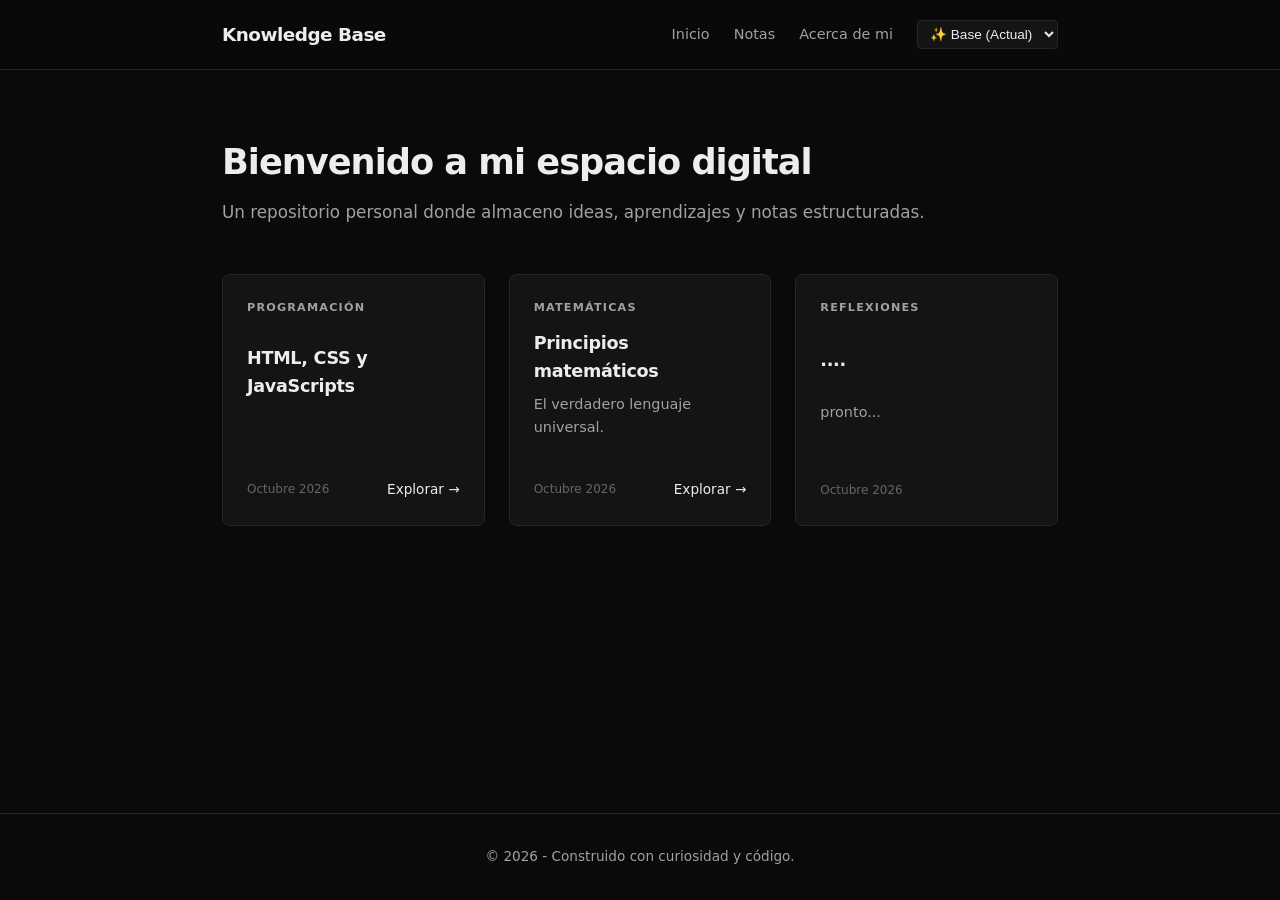
<file: index.html>
<!DOCTYPE html>
<html lang="es">
<head>
    <meta charset="UTF-8">
    <meta name="viewport" content="width=device-width, initial-scale=1.0">
    <title>Mi Base de Conocimiento</title>
    
    <!-- Script para el manejo del cambio de temas -->
    <script>
        function cambiarTema(tema) {
            document.documentElement.classList.remove('theme-fallout', 'theme-cyberpunk');
            if (tema !== 'default') {
                document.documentElement.classList.add('theme-' + tema);
            }
            localStorage.setItem('user-theme', tema);
        }
        
        (function() {
            const temaGuardado = localStorage.getItem('user-theme') || 'default';
            if (temaGuardado !== 'default') {
                document.documentElement.classList.add('theme-' + temaGuardado);
            }
            window.addEventListener('DOMContentLoaded', () => {
                const selector = document.getElementById('theme-selector');
                if (selector) selector.value = temaGuardado;
            });
        })();
    </script>

    <style>
        /* Variables y Configuración Global (Base + Temas) */
        :root {
            --bg-color: #0a0a0a;
            --card-bg: #141414;
            --text-primary: #ededed;
            --text-secondary: #a1a1a1;
            --border-color: #262626;
            --font-sans: system-ui, -apple-system, BlinkMacSystemFont, 'Segoe UI', Roboto, Oxygen, Ubuntu, Cantarell, sans-serif;
            --accent-hover: #404040;
        }

        html.theme-fallout {
            --bg-color: #050f05;
            --card-bg: #0c1c0c;
            --text-primary: #33ff33;
            --text-secondary: #1ea746;
            --border-color: #1b4d1b;
            --accent-hover: #22c55e;
        }

        html.theme-cyberpunk {
            --bg-color: #080314;
            --card-bg: #14082c;
            --text-primary: #00f0ff;
            --text-secondary: #c77dff;
            --border-color: #ff007f;
            --accent-hover: #ff007f;
        }

        * {
            margin: 0;
            padding: 0;
            box-sizing: border-box;
        }

        body {
            background-color: var(--bg-color);
            color: var(--text-primary);
            font-family: var(--font-sans);
            line-height: 1.6;
            display: flex;
            flex-direction: column;
            min-height: 100vh;
        }

        /* Contenedor principal para centrar contenido */
        .container {
            width: 100%;
            max-width: 900px;
            margin: 0 auto;
            padding: 0 2rem;
        }

        /* Cabecera fija y minimalista */
        .site-header {
            border-bottom: 1px solid var(--border-color);
            padding: 1.25rem 0;
            background-color: rgba(10, 10, 10, 0.85);
            backdrop-filter: blur(8px);
            position: sticky;
            top: 0;
            z-index: 10;
        }

        .site-header .container {
            display: flex;
            justify-content: space-between;
            align-items: center;
            flex-wrap: wrap;
            gap: 1rem;
        }

        .logo {
            font-size: 1.15rem;
            font-weight: 600;
            letter-spacing: -0.5px;
            color: var(--text-primary);
        }

        .nav-links {
            display: flex;
            gap: 1.5rem;
            align-items: center;
            flex-wrap: wrap;
        }

        .nav-links a {
            color: var(--text-secondary);
            text-decoration: none;
            font-size: 0.9rem;
            transition: color 0.2s ease;
        }

        .nav-links a:hover {
            color: var(--text-primary);
        }

        /* Selector de temas personalizado */
        .select-custom {
            background: var(--card-bg);
            color: var(--text-primary);
            border: 1px solid var(--border-color);
            padding: 0.3rem 0.5rem;
            border-radius: 4px;
            font-size: 0.85rem;
            cursor: pointer;
        }

        /* Sección Hero / Bienvenida */
        .main-content {
            flex: 1;
            padding-top: 4rem;
            padding-bottom: 4rem;
        }

        .hero {
            margin-bottom: 3rem;
        }

        .hero h2 {
            font-size: 2.2rem;
            font-weight: 700;
            letter-spacing: -1px;
            margin-bottom: 0.5rem;
        }

        .hero p {
            color: var(--text-secondary);
            font-size: 1.05rem;
        }

        /* Cuadrícula de Tarjetas */
        .knowledge-grid {
            display: grid;
            grid-template-columns: repeat(auto-fill, minmax(260px, 1fr));
            gap: 1.5rem;
        }

        .card {
            background-color: var(--card-bg);
            border: 1px solid var(--border-color);
            border-radius: 8px;
            padding: 1.5rem;
            display: flex;
            flex-direction: column;
            justify-content: space-between;
            transition: border-color 0.2s ease, transform 0.2s ease;
        }

        .card:hover {
            border-color: var(--accent-hover);
            transform: translateY(-2px);
        }

        .tag {
            font-size: 0.7rem;
            text-transform: uppercase;
            letter-spacing: 1.2px;
            color: var(--text-secondary);
            margin-bottom: 0.75rem;
            font-weight: 600;
        }

        .card h3 {
            font-size: 1.1rem;
            font-weight: 600;
            margin-bottom: 0.5rem;
            letter-spacing: -0.3px;
        }

        .card p {
            color: var(--text-secondary);
            font-size: 0.9rem;
            margin-bottom: 1.5rem;
        }

        .date {
            font-size: 0.75rem;
            color: #666;
        }

        /* Pie de página */
        .site-footer {
            border-top: 1px solid var(--border-color);
            padding: 2rem 0;
            text-align: center;
            color: var(--text-secondary);
            font-size: 0.85rem;
        }

        .card-footer {
            display: flex;
            justify-content: space-between;
            align-items: center;
            margin-top: 1rem;
        }

        .action-link {
            color: var(--text-primary);
            text-decoration: none;
            font-size: 0.85rem;
            font-weight: 500;
            transition: opacity 0.2s ease;
        }

        .action-link:hover {
            opacity: 0.7;
        }
    </style>
</head>
<body>
    <!-- Cabecera de la página -->
    <header class="site-header">
        <div class="container">
            <h1 class="logo">Knowledge Base</h1>
            <nav class="nav-links">
                <a href="#inicio">Inicio</a>
                <a href="#notas">Notas</a>
                <a href="#acerca">Acerca de mi</a>

                <!-- Selector de Temas -->
                <select id="theme-selector" onchange="cambiarTema(this.value)" class="select-custom">
                    <option value="default">✨ Base (Actual)</option>
                    <option value="fallout">🟢 Fallout</option>
                    <option value="cyberpunk">🟣 Cyberpunk</option>
                </select>
            </nav>
        </div>
    </header>



    <!-- Contenido Principal -->
    <main class="main-content container">
        <section id="inicio" class="hero">
            <h2>Bienvenido a mi espacio digital</h2>
            <p>Un repositorio personal donde almaceno ideas, aprendizajes y notas estructuradas.</p>
        </section>

        <!-- Cuadrícula de Notas / Artículos -->
        <section id="notas" class="knowledge-grid">
            <article class="card">
                <span class="tag">Programación</span>
                <h3>HTML, CSS y JavaScripts</h3>
                <p></p>
                <div class="card-footer">
                    <span class="date">Octubre 2026</span>
                    <a href="prog.html" class="action-link">Explorar &rarr;</a>
                </div>
            </article>

            <article class="card">
                <span class="tag">Matemáticas</span>
                <h3>Principios matemáticos</h3>
                <p>El verdadero lenguaje universal.</p>
                <div class="card-footer">
                    <span class="date">Octubre 2026</span>
                    <a href="Matematicas.html" class="action-link">Explorar &rarr;</a>
                </div>
            </article>

            <article class="card">
                <span class="tag">Reflexiones</span>
                <h3>....</h3>
                <p>pronto...</p>
                <div class="card-footer">
                    <span class="date">Octubre 2026</span>
                </div>
            </article>
        </section>
    </main>

    <!-- Pie de página -->
    <footer class="site-footer">
        <div class="container">
            <p>&copy; 2026 - Construido con curiosidad y código.</p>
        </div>
    </footer>
</body>
</html>
</file>
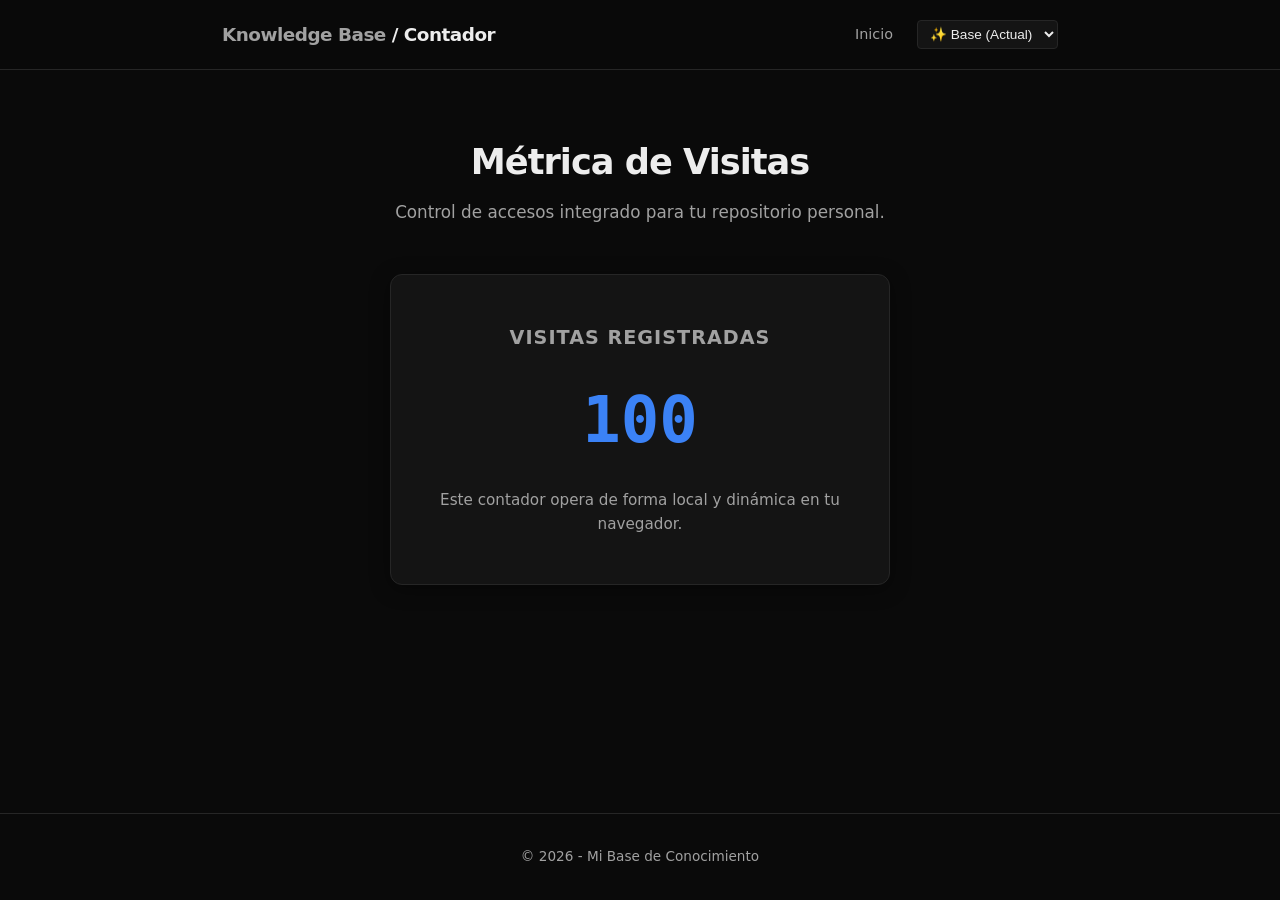
<file: contador.html>
<!DOCTYPE html>
<html lang="es">
<head>
    <meta charset="UTF-8">
    <meta name="viewport" content="width=device-width, initial-scale=1.0">
    <title>Contador de Visitas - Mi Base de Conocimiento</title>
    
    <!-- Script para el manejo del cambio de temas -->
    <script>
        function cambiarTema(tema) {
            document.documentElement.classList.remove('theme-fallout', 'theme-cyberpunk');
            if (tema !== 'default') {
                document.documentElement.classList.add('theme-' + tema);
            }
            localStorage.setItem('user-theme', tema);
        }
        
        (function() {
            const temaGuardado = localStorage.getItem('user-theme') || 'default';
            if (temaGuardado !== 'default') {
                document.documentElement.classList.add('theme-' + temaGuardado);
            }
            window.addEventListener('DOMContentLoaded', () => {
                const selector = document.getElementById('theme-selector');
                if (selector) selector.value = temaGuardado;
            });
        })();
    </script>

    <style>
        /* Variables y Configuración Global (Base + Temas) */
        :root {
            --bg-color: #0a0a0a;
            --card-bg: #141414;
            --text-primary: #ededed;
            --text-secondary: #a1a1a1;
            --border-color: #262626;
            --font-sans: system-ui, -apple-system, BlinkMacSystemFont, 'Segoe UI', Roboto, Oxygen, Ubuntu, Cantarell, sans-serif;
            --accent-hover: #404040;
            --accent-color: #3b82f6;
        }

        html.theme-fallout {
            --bg-color: #050f05;
            --card-bg: #0c1c0c;
            --text-primary: #33ff33;
            --text-secondary: #1ea746;
            --border-color: #1b4d1b;
            --accent-hover: #22c55e;
            --accent-color: #10b981;
        }

        html.theme-cyberpunk {
            --bg-color: #080314;
            --card-bg: #14082c;
            --text-primary: #00f0ff;
            --text-secondary: #c77dff;
            --border-color: #ff007f;
            --accent-hover: #ff007f;
            --accent-color: #ff007f;
        }

        * {
            margin: 0;
            padding: 0;
            box-sizing: border-box;
        }

        body {
            background-color: var(--bg-color);
            color: var(--text-primary);
            font-family: var(--font-sans);
            line-height: 1.6;
            display: flex;
            flex-direction: column;
            min-height: 100vh;
        }

        .container {
            width: 100%;
            max-width: 900px;
            margin: 0 auto;
            padding: 0 2rem;
        }

        .site-header {
            border-bottom: 1px solid var(--border-color);
            padding: 1.25rem 0;
            background-color: rgba(10, 10, 10, 0.85);
            backdrop-filter: blur(8px);
            position: sticky;
            top: 0;
            z-index: 10;
        }

        .site-header .container {
            display: flex;
            justify-content: space-between;
            align-items: center;
            flex-wrap: wrap;
            gap: 1rem;
        }

        .logo {
            font-size: 1.15rem;
            font-weight: 600;
            letter-spacing: -0.5px;
        }

        .logo a {
            color: var(--text-secondary);
            text-decoration: none;
            transition: color 0.2s ease;
        }

        .logo a:hover {
            color: var(--text-primary);
        }

        .nav-links {
            display: flex;
            gap: 1.5rem;
            align-items: center;
            flex-wrap: wrap;
        }

        .nav-links a {
            color: var(--text-secondary);
            text-decoration: none;
            font-size: 0.9rem;
            transition: color 0.2s ease;
        }

        .nav-links a:hover {
            color: var(--text-primary);
        }

        .select-custom {
            background: var(--card-bg);
            color: var(--text-primary);
            border: 1px solid var(--border-color);
            padding: 0.3rem 0.5rem;
            border-radius: 4px;
            font-size: 0.85rem;
            cursor: pointer;
        }

        .main-content {
            flex: 1;
            padding-top: 4rem;
            padding-bottom: 4rem;
        }

        .hero {
            margin-bottom: 3rem;
        }

        .hero h2 {
            font-size: 2.2rem;
            font-weight: 700;
            letter-spacing: -1px;
            margin-bottom: 0.5rem;
        }

        .hero p {
            color: var(--text-secondary);
            font-size: 1.05rem;
        }

        .counter-card {
            background-color: var(--card-bg);
            border: 1px solid var(--border-color);
            border-radius: 12px;
            padding: 3rem 2rem;
            text-align: center;
            max-width: 500px;
            margin: 0 auto;
            box-shadow: 0 4px 20px rgba(0, 0, 0, 0.4);
        }

        .counter-card h3 {
            font-size: 1.2rem;
            color: var(--text-secondary);
            margin-bottom: 1rem;
            text-transform: uppercase;
            letter-spacing: 1px;
        }

        .counter-number {
            font-size: 4rem;
            font-weight: 800;
            color: var(--accent-color);
            margin: 1rem 0;
            font-family: monospace;
        }

        .counter-card p {
            color: var(--text-secondary);
            font-size: 0.95rem;
        }

        .site-footer {
            border-top: 1px solid var(--border-color);
            padding: 2rem 0;
            text-align: center;
            color: var(--text-secondary);
            font-size: 0.85rem;
        }
    </style>
</head>
<body>
    <header class="site-header">
        <div class="container">
            <h1 class="logo"><a href="index.html">Knowledge Base</a> / Contador</h1>
            <nav class="nav-links">
                <a href="index.html">Inicio</a>
                
                <select id="theme-selector" onchange="cambiarTema(this.value)" class="select-custom">
                    <option value="default">✨ Base (Actual)</option>
                    <option value="fallout">🟢 Fallout</option>
                    <option value="cyberpunk">🟣 Cyberpunk</option>
                </select>
            </nav>
        </div>
    </header>

    <main class="main-content container">
        <section class="hero" style="text-align: center;">
            <h2>Métrica de Visitas</h2>
            <p>Control de accesos integrado para tu repositorio personal.</p>
        </section>

        <section>
            <div class="counter-card">
                <h3>Visitas Registradas</h3>
                <div id="contador-visitas" class="counter-number">...</div>
                <p>Este contador opera de forma local y dinámica en tu navegador.</p>
            </div>
        </section>
    </main>

    <footer class="site-footer">
        <div class="container">
            <p>&copy; 2026 - Mi Base de Conocimiento</p>
        </div>
    </footer>

    <!-- Lógica del contador local robusta -->
    <script>
        // Obtenemos el registro actual del almacenamiento del navegador
        let visitas = localStorage.getItem('mi_base_visitas');

        if (!visitas) {
            visitas = 100; // Valor inicial base
        } else {
            visitas = parseInt(visitas) + 1;
        }

        // Guardamos el nuevo valor actualizado
        localStorage.setItem('mi_base_visitas', visitas);

        // Mostramos el número formateado en el HTML
        document.getElementById('contador-visitas').textContent = visitas.toLocaleString();
    </script>
</body>
</html>
</file>
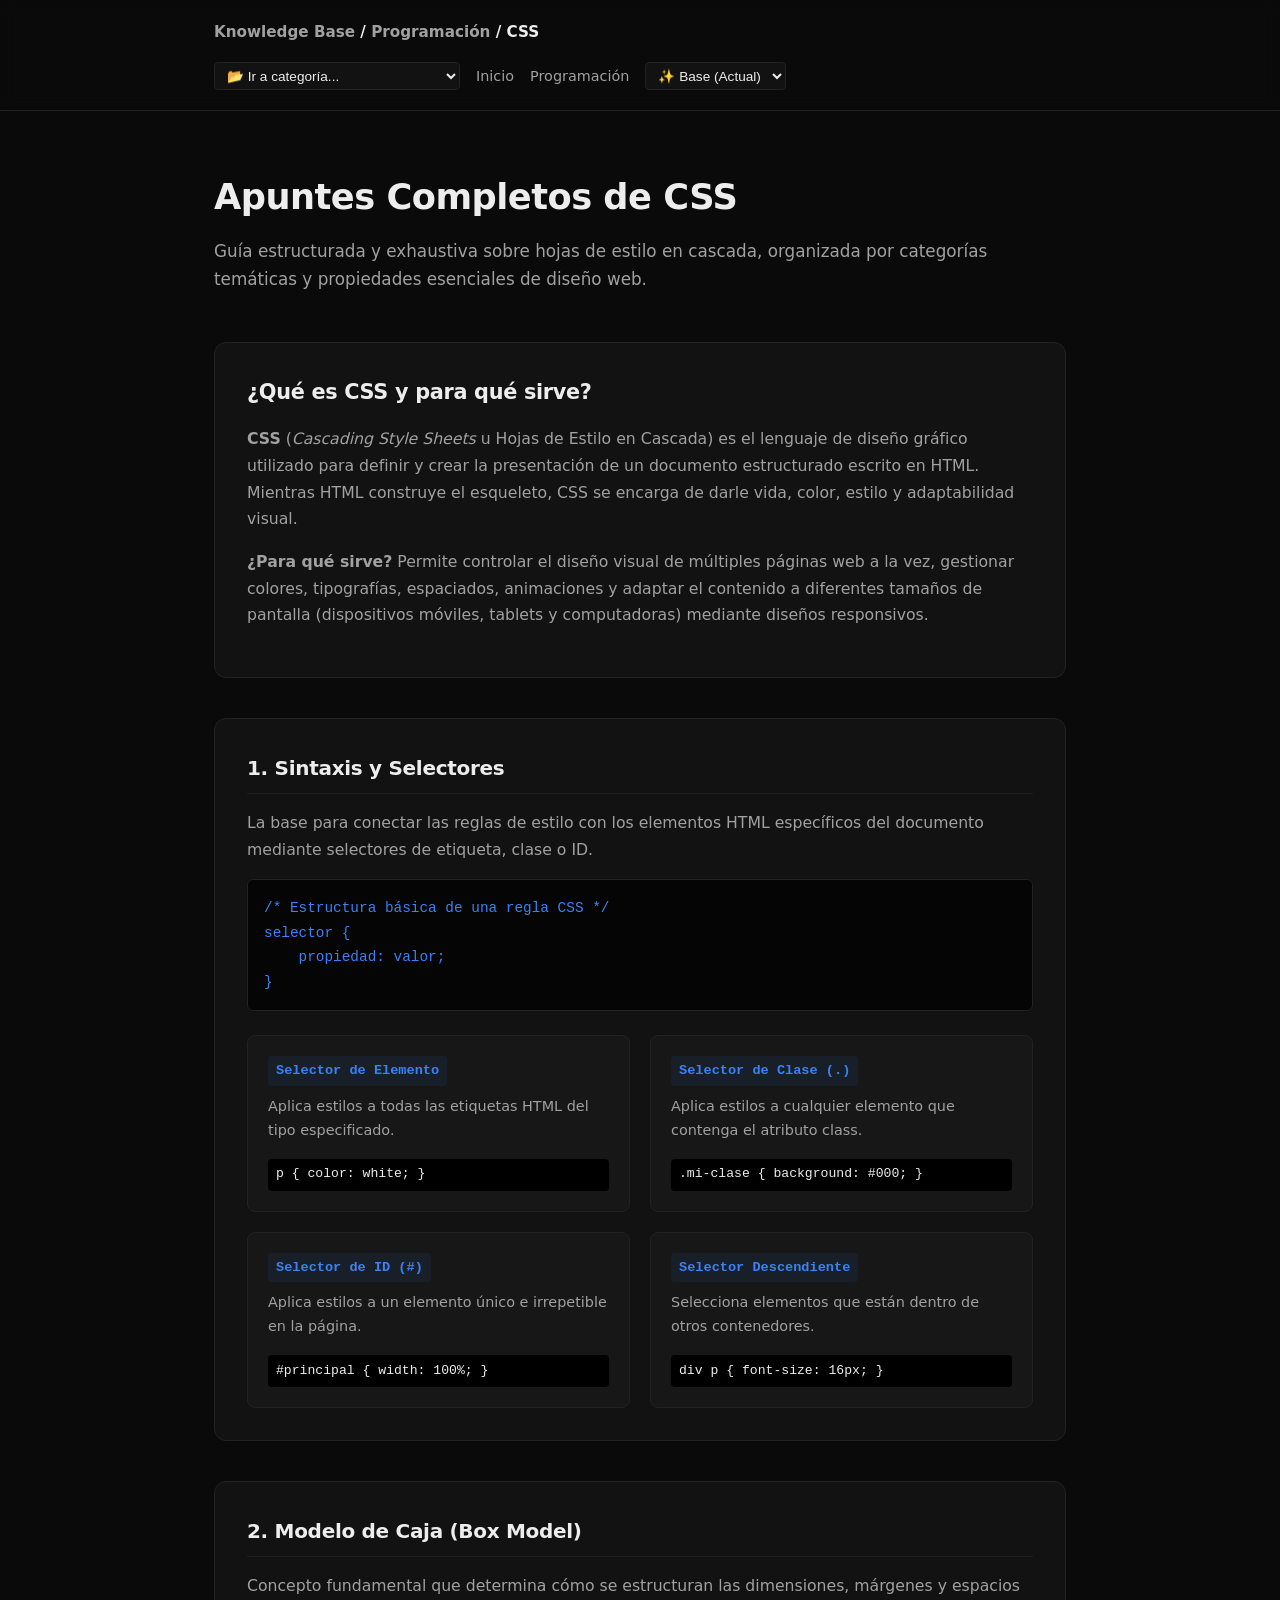
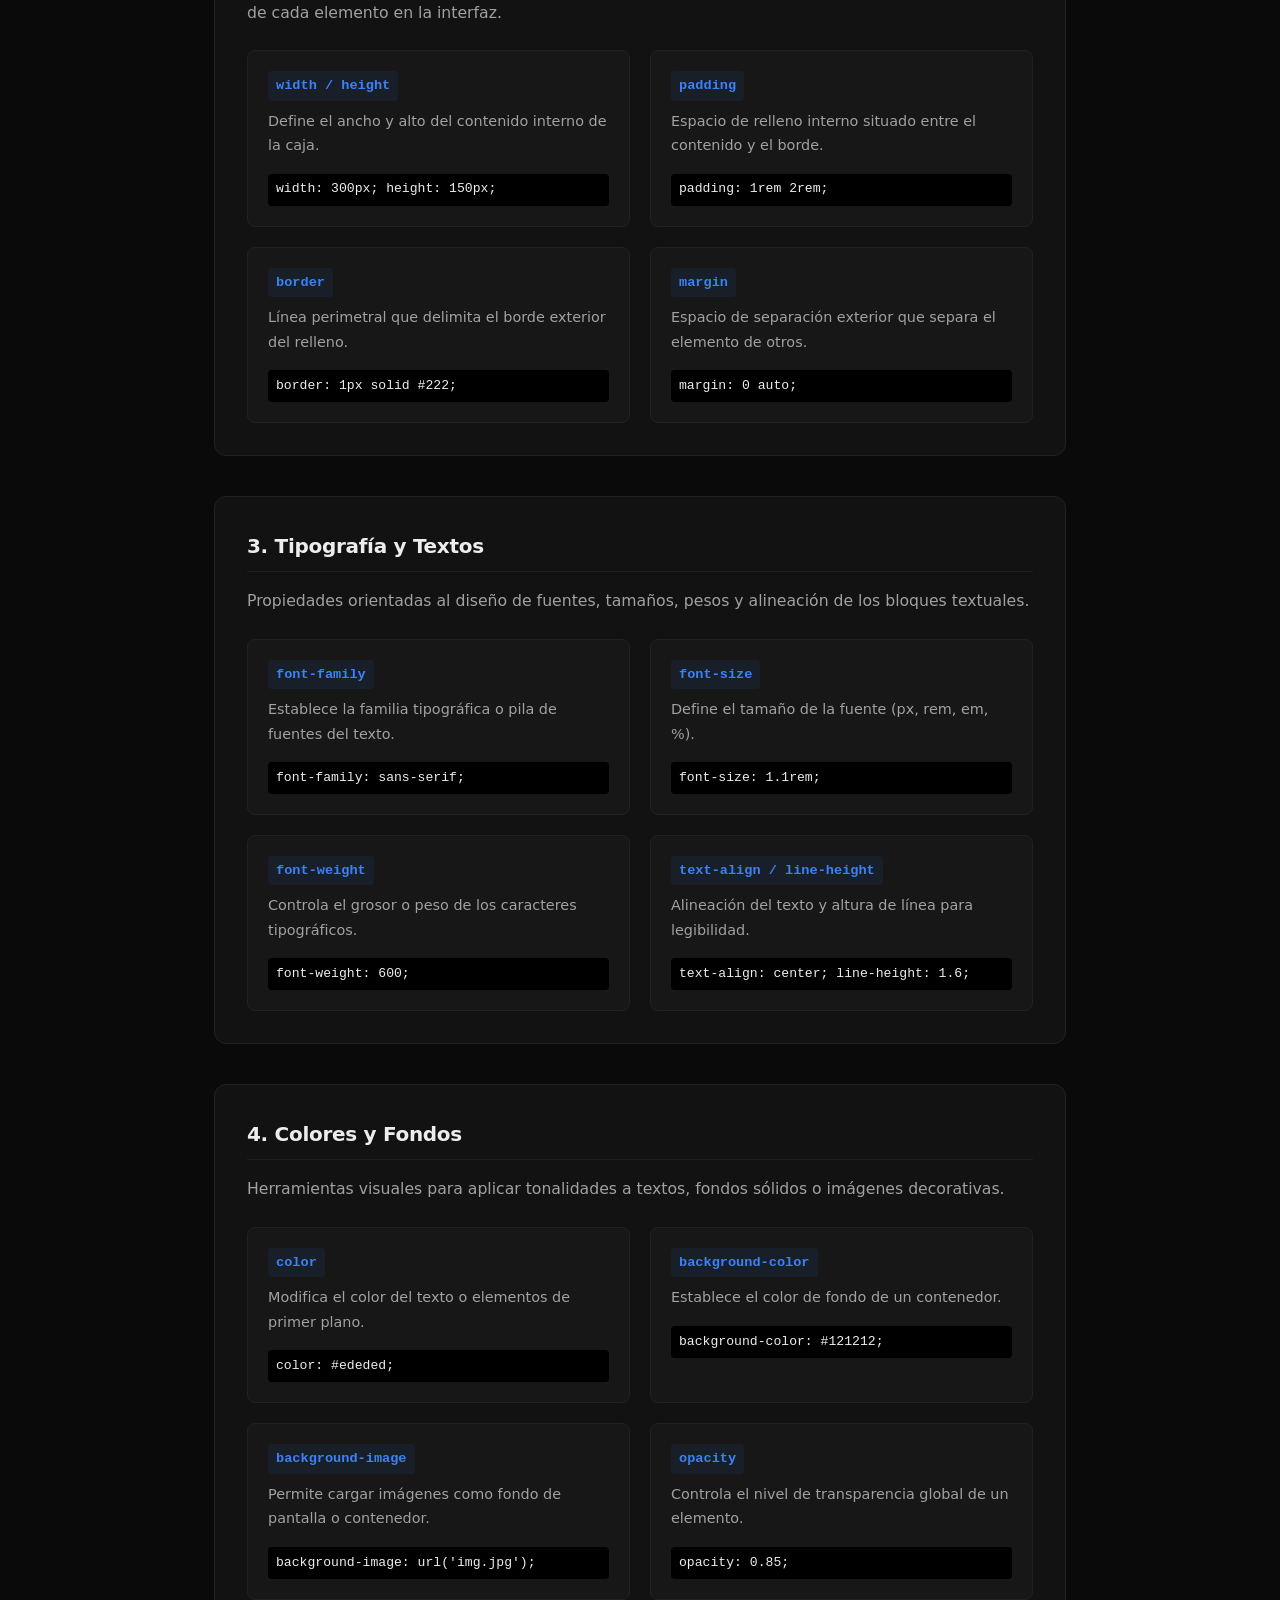
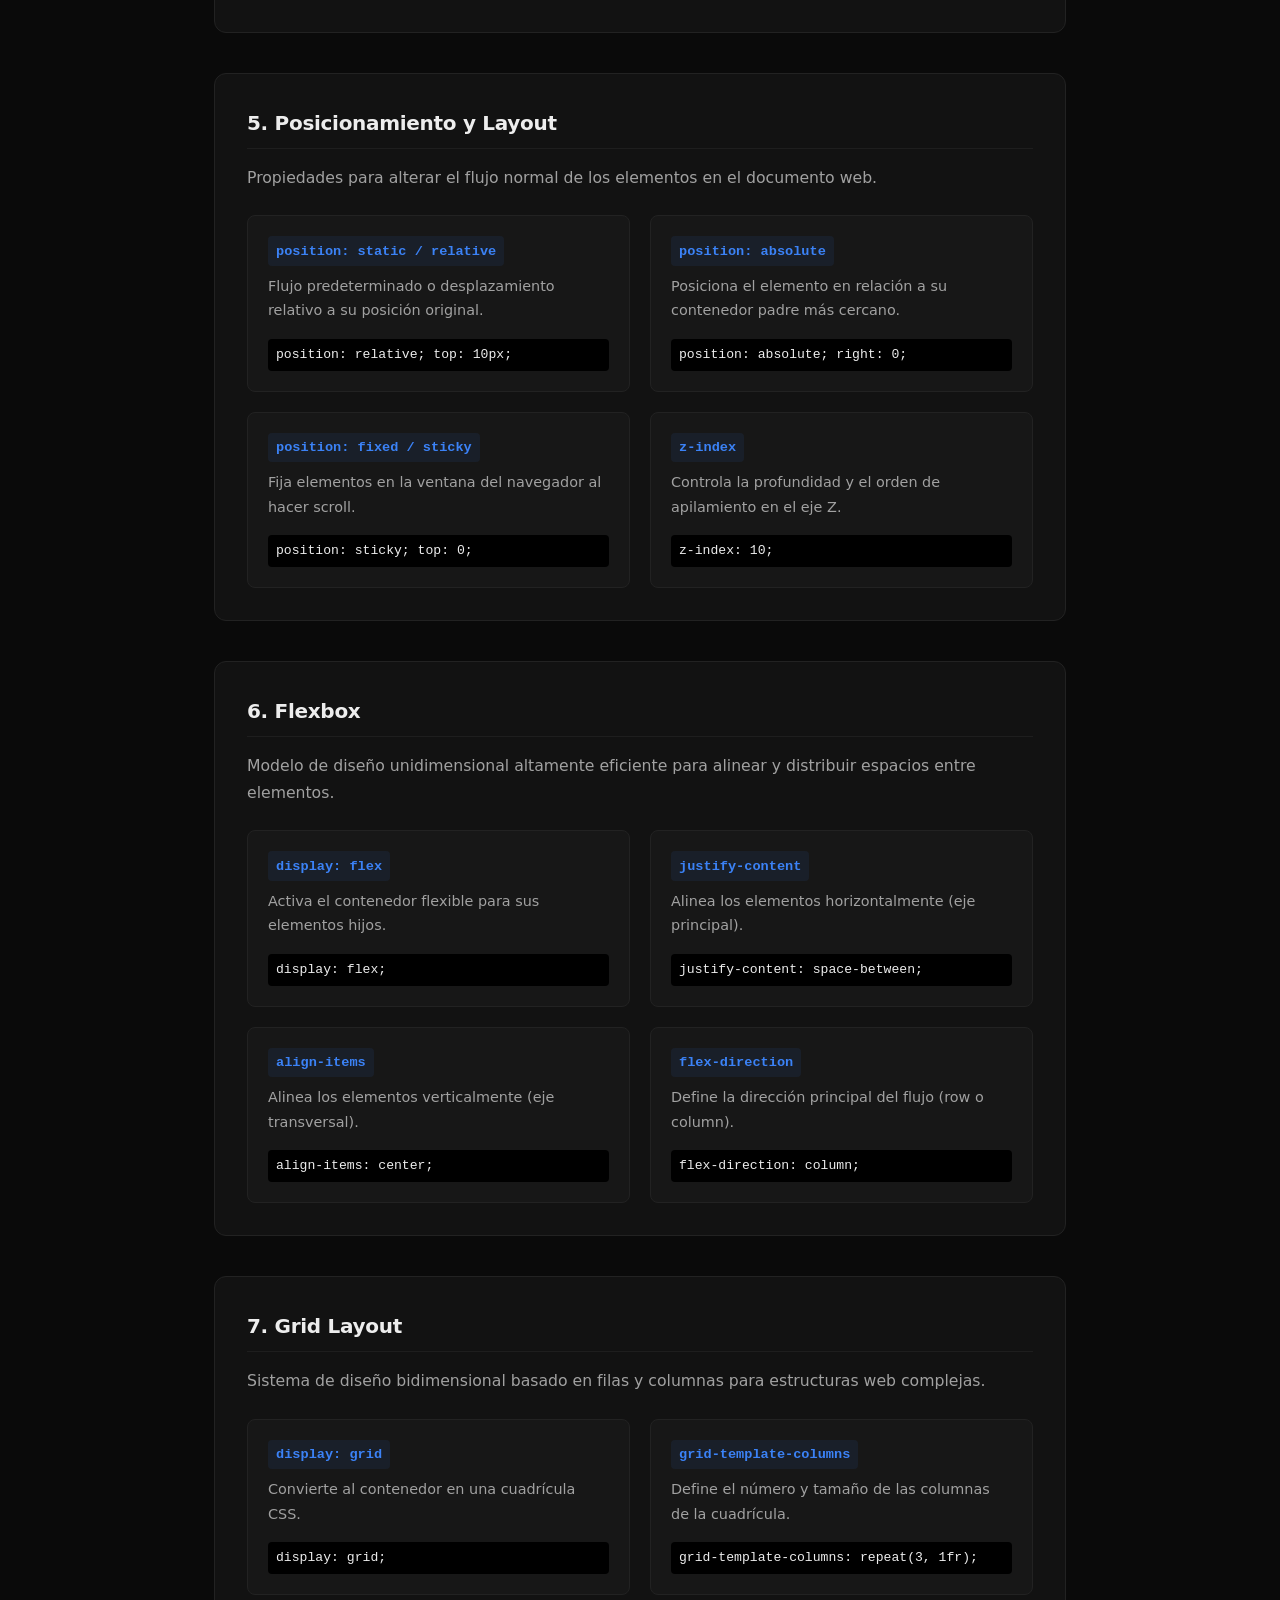
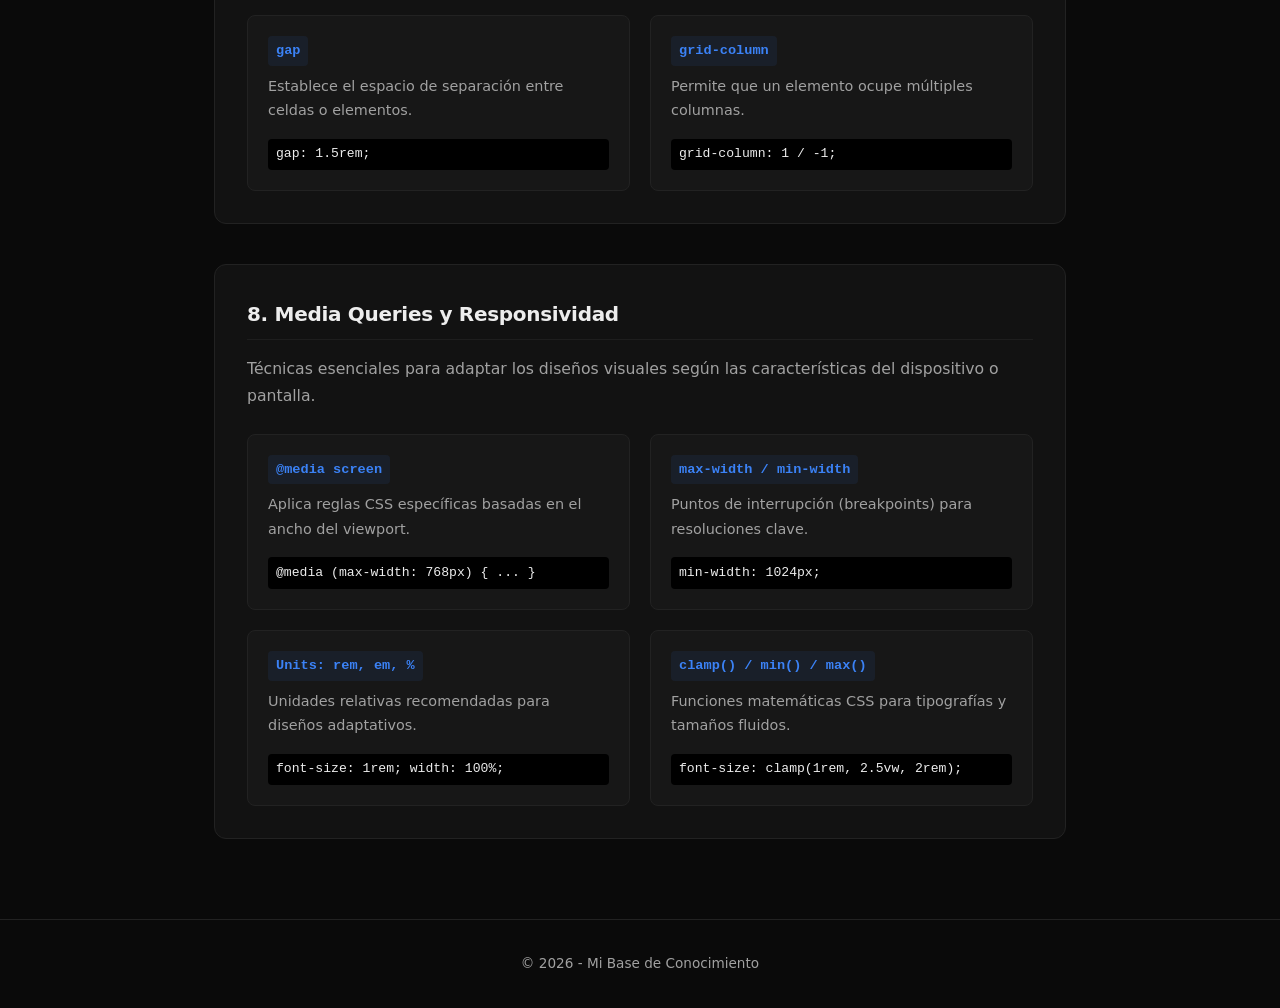
<file: css.html>
<!DOCTYPE html>
<html lang="es">
<head>
    <meta charset="UTF-8">
    <meta name="viewport" content="width=device-width, initial-scale=1.0">
    <title>CSS - Base de Conocimiento</title>
    <script>
        function cambiarTema(tema) {
            document.documentElement.classList.remove('theme-fallout', 'theme-cyberpunk');
            if (tema !== 'default') {
                document.documentElement.classList.add('theme-' + tema);
            }
            localStorage.setItem('user-theme', tema);
        }
        function navegarACategoria(idSeccion) {
            if (!idSeccion) return;
            const elemento = document.getElementById(idSeccion);
            if (elemento) {
                elemento.scrollIntoView({ behavior: 'smooth', block: 'start' });
            }
        }
        (function() {
            const temaGuardado = localStorage.getItem('user-theme') || 'default';
            if (temaGuardado !== 'default') {
                document.documentElement.classList.add('theme-' + temaGuardado);
            }
            window.addEventListener('DOMContentLoaded', () => {
                const selector = document.getElementById('theme-selector');
                if (selector) selector.value = temaGuardado;
            });
        })();
    </script>
    <style>
        html {
            scroll-behavior: smooth;
        }
        :root {
            --bg-color: #0a0a0a;
            --card-bg: #121212;
            --text-primary: #ededed;
            --text-secondary: #a1a1a1;
            --border-color: #222222;
            --font-sans: system-ui, -apple-system, BlinkMacSystemFont, 'Segoe UI', Roboto, sans-serif;
            --accent-code: #3b82f6;
            --accent-code-bg: rgba(59, 130, 246, 0.08);
        }
        html.theme-fallout {
            --bg-color: #050f05;
            --card-bg: #0c1c0c;
            --text-primary: #33ff33;
            --text-secondary: #1ea746;
            --border-color: #1b4d1b;
            --accent-code: #10b981;
            --accent-code-bg: rgba(16, 185, 129, 0.08);
        }
        html.theme-cyberpunk {
            --bg-color: #080314;
            --card-bg: #14082c;
            --text-primary: #00f0ff;
            --text-secondary: #c77dff;
            --border-color: #ff007f;
            --accent-code: #ff007f;
            --accent-code-bg: rgba(255, 0, 127, 0.08);
        }
        * {
            margin: 0;
            padding: 0;
            box-sizing: border-box;
        }
        body {
            background-color: var(--bg-color);
            color: var(--text-primary);
            font-family: var(--font-sans);
            line-height: 1.7;
            display: flex;
            flex-direction: column;
            min-height: 100vh;
        }
        .container {
            width: 100%;
            max-width: 900px;
            margin: 0 auto;
            padding: 0 1.5rem;
        }
        .site-header {
            border-bottom: 1px solid var(--border-color);
            padding: 1.25rem 0;
            background-color: rgba(10, 10, 10, 0.9);
            position: sticky;
            top: 0;
            z-index: 10;
            backdrop-filter: blur(8px);
        }
        .site-header .container {
            display: flex;
            justify-content: space-between;
            align-items: center;
            flex-wrap: wrap;
            gap: 1rem;
        }
        .logo {
            font-size: 0.95rem;
            font-weight: 600;
        }
        .logo a {
            color: var(--text-secondary);
            text-decoration: none;
            transition: color 0.2s ease;
        }
        .logo a:hover {
            color: var(--text-primary);
        }
        .nav-links {
            display: flex;
            gap: 1rem;
            align-items: center;
            flex-wrap: wrap;
        }
        .nav-links a {
            color: var(--text-secondary);
            text-decoration: none;
            font-size: 0.9rem;
            transition: color 0.2s ease;
        }
        .nav-links a:hover {
            color: var(--text-primary);
        }
        .main-content {
            flex: 1;
            padding-top: 3.5rem;
            padding-bottom: 5rem;
        }
        .hero {
            margin-bottom: 3rem;
        }
        .hero h2 {
            font-size: 2.2rem;
            letter-spacing: -0.5px;
            margin-bottom: 0.6rem;
        }
        .hero p {
            color: var(--text-secondary);
            font-size: 1.05rem;
        }
        .intro-box {
            background-color: var(--card-bg);
            border: 1px solid var(--border-color);
            border-radius: 12px;
            padding: 2rem;
            margin-bottom: 2.5rem;
        }
        .intro-box h3 {
            font-size: 1.3rem;
            font-weight: 600;
            margin-bottom: 1rem;
            letter-spacing: -0.3px;
        }
        .intro-box p {
            color: var(--text-secondary);
            font-size: 0.98rem;
            margin-bottom: 1rem;
        }
        .content-stack {
            display: flex;
            flex-direction: column;
            gap: 2.5rem;
        }
        .content-block {
            background-color: var(--card-bg);
            border: 1px solid var(--border-color);
            border-radius: 12px;
            padding: 2rem;
            scroll-margin-top: 100px;
        }
        .content-block h3 {
            font-size: 1.25rem;
            font-weight: 600;
            margin-bottom: 1rem;
            letter-spacing: -0.3px;
            border-bottom: 1px solid rgba(255, 255, 255, 0.05);
            padding-bottom: 0.5rem;
        }
        .content-block p {
            color: var(--text-secondary);
            font-size: 0.98rem;
            margin-bottom: 1rem;
        }
        pre {
            background-color: #050505;
            border: 1px solid var(--border-color);
            border-radius: 6px;
            padding: 1rem;
            overflow-x: auto;
            font-family: monospace;
            font-size: 0.9rem;
            color: var(--accent-code);
            margin: 1rem 0;
        }
        .tags-grid {
            display: grid;
            grid-template-columns: repeat(auto-fit, minmax(260px, 1fr));
            gap: 1.25rem;
            margin-top: 1.5rem;
        }
        .tag-card {
            background-color: rgba(255, 255, 255, 0.02);
            border: 1px solid var(--border-color);
            border-radius: 8px;
            padding: 1.25rem;
            display: flex;
            flex-direction: column;
            gap: 0.5rem;
        }
        .tag-badge {
            font-family: monospace;
            font-size: 0.85rem;
            font-weight: 600;
            color: var(--accent-code);
            background-color: var(--accent-code-bg);
            padding: 0.2rem 0.5rem;
            border-radius: 4px;
            align-self: flex-start;
        }
        .tag-card p {
            font-size: 0.9rem;
            color: var(--text-secondary);
            margin-bottom: 0.5rem;
        }
        .tag-card code {
            font-size: 0.82rem;
            color: var(--text-primary);
            background: #000;
            padding: 0.3rem 0.5rem;
            border-radius: 4px;
            display: block;
            overflow-x: auto;
        }
        .site-footer {
            border-top: 1px solid var(--border-color);
            padding: 2rem 0;
            text-align: center;
            color: var(--text-secondary);
            font-size: 0.85rem;
        }
        .select-custom {
            background: var(--card-bg);
            color: var(--text-primary);
            border: 1px solid var(--border-color);
            padding: 0.3rem 0.5rem;
            border-radius: 4px;
            font-size: 0.85rem;
            cursor: pointer;
        }
    </style>
</head>
<body>
    <header class="site-header">
        <div class="container">
            <h1 class="logo">
                <a href="index.html">Knowledge Base</a> / 
                <a href="prog.html">Programación</a> / 
                CSS
            </h1>
            <nav class="nav-links">
                <!-- Menú desplegable de categorías de CSS -->
                <select id="jump-menu" onchange="navegarACategoria(this.value); this.value='';" class="select-custom">
                    <option value="" disabled selected>📂 Ir a categoría...</option>
                    <option value="seccion-1">1. Sintaxis y Selectores</option>
                    <option value="seccion-2">2. Modelo de Caja (Box Model)</option>
                    <option value="seccion-3">3. Tipografía y Textos</option>
                    <option value="seccion-4">4. Colores y Fondos</option>
                    <option value="seccion-5">5. Posicionamiento y Layout</option>
                    <option value="seccion-6">6. Flexbox</option>
                    <option value="seccion-7">7. Grid Layout</option>
                    <option value="seccion-8">8. Media Queries y Responsividad</option>
                </select>

                <a href="index.html">Inicio</a>
                <a href="prog.html">Programación</a>
                
                <!-- Selector de temas -->
                <select id="theme-selector" onchange="cambiarTema(this.value)" class="select-custom">
                    <option value="default">✨ Base (Actual)</option>
                    <option value="fallout">🟢 Fallout</option>
                    <option value="cyberpunk">🟣 Cyberpunk</option>
                </select>
            </nav>
        </div>
    </header>

    <main class="main-content container">
        <section class="hero">
            <h2>Apuntes Completos de CSS</h2>
            <p>Guía estructurada y exhaustiva sobre hojas de estilo en cascada, organizada por categorías temáticas y propiedades esenciales de diseño web.</p>
        </section>

        <!-- Bloque Introductorio Explicativo -->
        <section class="intro-box">
            <h3>¿Qué es CSS y para qué sirve?</h3>
            <p>
                <strong>CSS</strong> (<em>Cascading Style Sheets</em> u Hojas de Estilo en Cascada) es el lenguaje de diseño gráfico utilizado para definir y crear la presentación de un documento estructurado escrito en HTML. Mientras HTML construye el esqueleto, CSS se encarga de darle vida, color, estilo y adaptabilidad visual.
            </p>
            <p>
                <strong>¿Para qué sirve?</strong> Permite controlar el diseño visual de múltiples páginas web a la vez, gestionar colores, tipografías, espaciados, animaciones y adaptar el contenido a diferentes tamaños de pantalla (dispositivos móviles, tablets y computadoras) mediante diseños responsivos.
            </p>
        </section>

        <div class="content-stack">
            
            <!-- 1. Sintaxis y Selectores -->
            <article class="content-block" id="seccion-1">
                <h3>1. Sintaxis y Selectores</h3>
                <p>La base para conectar las reglas de estilo con los elementos HTML específicos del documento mediante selectores de etiqueta, clase o ID.</p>
                
<pre>/* Estructura básica de una regla CSS */
selector {
    propiedad: valor;
}</pre>

                <div class="tags-grid">
                    <div class="tag-card">
                        <span class="tag-badge">Selector de Elemento</span>
                        <p>Aplica estilos a todas las etiquetas HTML del tipo especificado.</p>
                        <code>p { color: white; }</code>
                    </div>
                    <div class="tag-card">
                        <span class="tag-badge">Selector de Clase (.)</span>
                        <p>Aplica estilos a cualquier elemento que contenga el atributo class.</p>
                        <code>.mi-clase { background: #000; }</code>
                    </div>
                    <div class="tag-card">
                        <span class="tag-badge">Selector de ID (#)</span>
                        <p>Aplica estilos a un elemento único e irrepetible en la página.</p>
                        <code>#principal { width: 100%; }</code>
                    </div>
                    <div class="tag-card">
                        <span class="tag-badge">Selector Descendiente</span>
                        <p>Selecciona elementos que están dentro de otros contenedores.</p>
                        <code>div p { font-size: 16px; }</code>
                    </div>
                </div>
            </article>

            <!-- 2. Modelo de Caja (Box Model) -->
            <article class="content-block" id="seccion-2">
                <h3>2. Modelo de Caja (Box Model)</h3>
                <p>Concepto fundamental que determina cómo se estructuran las dimensiones, márgenes y espacios de cada elemento en la interfaz.</p>

                <div class="tags-grid">
                    <div class="tag-card">
                        <span class="tag-badge">width / height</span>
                        <p>Define el ancho y alto del contenido interno de la caja.</p>
                        <code>width: 300px; height: 150px;</code>
                    </div>
                    <div class="tag-card">
                        <span class="tag-badge">padding</span>
                        <p>Espacio de relleno interno situado entre el contenido y el borde.</p>
                        <code>padding: 1rem 2rem;</code>
                    </div>
                    <div class="tag-card">
                        <span class="tag-badge">border</span>
                        <p>Línea perimetral que delimita el borde exterior del relleno.</p>
                        <code>border: 1px solid #222;</code>
                    </div>
                    <div class="tag-card">
                        <span class="tag-badge">margin</span>
                        <p>Espacio de separación exterior que separa el elemento de otros.</p>
                        <code>margin: 0 auto;</code>
                    </div>
                </div>
            </article>

            <!-- 3. Tipografía y Textos -->
            <article class="content-block" id="seccion-3">
                <h3>3. Tipografía y Textos</h3>
                <p>Propiedades orientadas al diseño de fuentes, tamaños, pesos y alineación de los bloques textuales.</p>

                <div class="tags-grid">
                    <div class="tag-card">
                        <span class="tag-badge">font-family</span>
                        <p>Establece la familia tipográfica o pila de fuentes del texto.</p>
                        <code>font-family: sans-serif;</code>
                    </div>
                    <div class="tag-card">
                        <span class="tag-badge">font-size</span>
                        <p>Define el tamaño de la fuente (px, rem, em, %).</p>
                        <code>font-size: 1.1rem;</code>
                    </div>
                    <div class="tag-card">
                        <span class="tag-badge">font-weight</span>
                        <p>Controla el grosor o peso de los caracteres tipográficos.</p>
                        <code>font-weight: 600;</code>
                    </div>
                    <div class="tag-card">
                        <span class="tag-badge">text-align / line-height</span>
                        <p>Alineación del texto y altura de línea para legibilidad.</p>
                        <code>text-align: center; line-height: 1.6;</code>
                    </div>
                </div>
            </article>

            <!-- 4. Colores y Fondos -->
            <article class="content-block" id="seccion-4">
                <h3>4. Colores y Fondos</h3>
                <p>Herramientas visuales para aplicar tonalidades a textos, fondos sólidos o imágenes decorativas.</p>

                <div class="tags-grid">
                    <div class="tag-card">
                        <span class="tag-badge">color</span>
                        <p>Modifica el color del texto o elementos de primer plano.</p>
                        <code>color: #ededed;</code>
                    </div>
                    <div class="tag-card">
                        <span class="tag-badge">background-color</span>
                        <p>Establece el color de fondo de un contenedor.</p>
                        <code>background-color: #121212;</code>
                    </div>
                    <div class="tag-card">
                        <span class="tag-badge">background-image</span>
                        <p>Permite cargar imágenes como fondo de pantalla o contenedor.</p>
                        <code>background-image: url('img.jpg');</code>
                    </div>
                    <div class="tag-card">
                        <span class="tag-badge">opacity</span>
                        <p>Controla el nivel de transparencia global de un elemento.</p>
                        <code>opacity: 0.85;</code>
                    </div>
                </div>
            </article>

            <!-- 5. Posicionamiento y Layout -->
            <article class="content-block" id="seccion-5">
                <h3>5. Posicionamiento y Layout</h3>
                <p>Propiedades para alterar el flujo normal de los elementos en el documento web.</p>

                <div class="tags-grid">
                    <div class="tag-card">
                        <span class="tag-badge">position: static / relative</span>
                        <p>Flujo predeterminado o desplazamiento relativo a su posición original.</p>
                        <code>position: relative; top: 10px;</code>
                    </div>
                    <div class="tag-card">
                        <span class="tag-badge">position: absolute</span>
                        <p>Posiciona el elemento en relación a su contenedor padre más cercano.</p>
                        <code>position: absolute; right: 0;</code>
                    </div>
                    <div class="tag-card">
                        <span class="tag-badge">position: fixed / sticky</span>
                        <p>Fija elementos en la ventana del navegador al hacer scroll.</p>
                        <code>position: sticky; top: 0;</code>
                    </div>
                    <div class="tag-card">
                        <span class="tag-badge">z-index</span>
                        <p>Controla la profundidad y el orden de apilamiento en el eje Z.</p>
                        <code>z-index: 10;</code>
                    </div>
                </div>
            </article>

            <!-- 6. Flexbox -->
            <article class="content-block" id="seccion-6">
                <h3>6. Flexbox</h3>
                <p>Modelo de diseño unidimensional altamente eficiente para alinear y distribuir espacios entre elementos.</p>

                <div class="tags-grid">
                    <div class="tag-card">
                        <span class="tag-badge">display: flex</span>
                        <p>Activa el contenedor flexible para sus elementos hijos.</p>
                        <code>display: flex;</code>
                    </div>
                    <div class="tag-card">
                        <span class="tag-badge">justify-content</span>
                        <p>Alinea los elementos horizontalmente (eje principal).</p>
                        <code>justify-content: space-between;</code>
                    </div>
                    <div class="tag-card">
                        <span class="tag-badge">align-items</span>
                        <p>Alinea los elementos verticalmente (eje transversal).</p>
                        <code>align-items: center;</code>
                    </div>
                    <div class="tag-card">
                        <span class="tag-badge">flex-direction</span>
                        <p>Define la dirección principal del flujo (row o column).</p>
                        <code>flex-direction: column;</code>
                    </div>
                </div>
            </article>

            <!-- 7. Grid Layout -->
            <article class="content-block" id="seccion-7">
                <h3>7. Grid Layout</h3>
                <p>Sistema de diseño bidimensional basado en filas y columnas para estructuras web complejas.</p>

                <div class="tags-grid">
                    <div class="tag-card">
                        <span class="tag-badge">display: grid</span>
                        <p>Convierte al contenedor en una cuadrícula CSS.</p>
                        <code>display: grid;</code>
                    </div>
                    <div class="tag-card">
                        <span class="tag-badge">grid-template-columns</span>
                        <p>Define el número y tamaño de las columnas de la cuadrícula.</p>
                        <code>grid-template-columns: repeat(3, 1fr);</code>
                    </div>
                    <div class="tag-card">
                        <span class="tag-badge">gap</span>
                        <p>Establece el espacio de separación entre celdas o elementos.</p>
                        <code>gap: 1.5rem;</code>
                    </div>
                    <div class="tag-card">
                        <span class="tag-badge">grid-column</span>
                        <p>Permite que un elemento ocupe múltiples columnas.</p>
                        <code>grid-column: 1 / -1;</code>
                    </div>
                </div>
            </article>

            <!-- 8. Media Queries y Responsividad -->
            <article class="content-block" id="seccion-8">
                <h3>8. Media Queries y Responsividad</h3>
                <p>Técnicas esenciales para adaptar los diseños visuales según las características del dispositivo o pantalla.</p>

                <div class="tags-grid">
                    <div class="tag-card">
                        <span class="tag-badge">@media screen</span>
                        <p>Aplica reglas CSS específicas basadas en el ancho del viewport.</p>
                        <code>@media (max-width: 768px) { ... }</code>
                    </div>
                    <div class="tag-card">
                        <span class="tag-badge">max-width / min-width</span>
                        <p>Puntos de interrupción (breakpoints) para resoluciones clave.</p>
                        <code>min-width: 1024px;</code>
                    </div>
                    <div class="tag-card">
                        <span class="tag-badge">Units: rem, em, %</span>
                        <p>Unidades relativas recomendadas para diseños adaptativos.</p>
                        <code>font-size: 1rem; width: 100%;</code>
                    </div>
                    <div class="tag-card">
                        <span class="tag-badge">clamp() / min() / max()</span>
                        <p>Funciones matemáticas CSS para tipografías y tamaños fluidos.</p>
                        <code>font-size: clamp(1rem, 2.5vw, 2rem);</code>
                    </div>
                </div>
            </article>

        </div>
    </main>

    <footer class="site-footer">
        <div class="container">
            <p>&copy; 2026 - Mi Base de Conocimiento</p>
        </div>
    </footer>
</body>
</html>
</file>
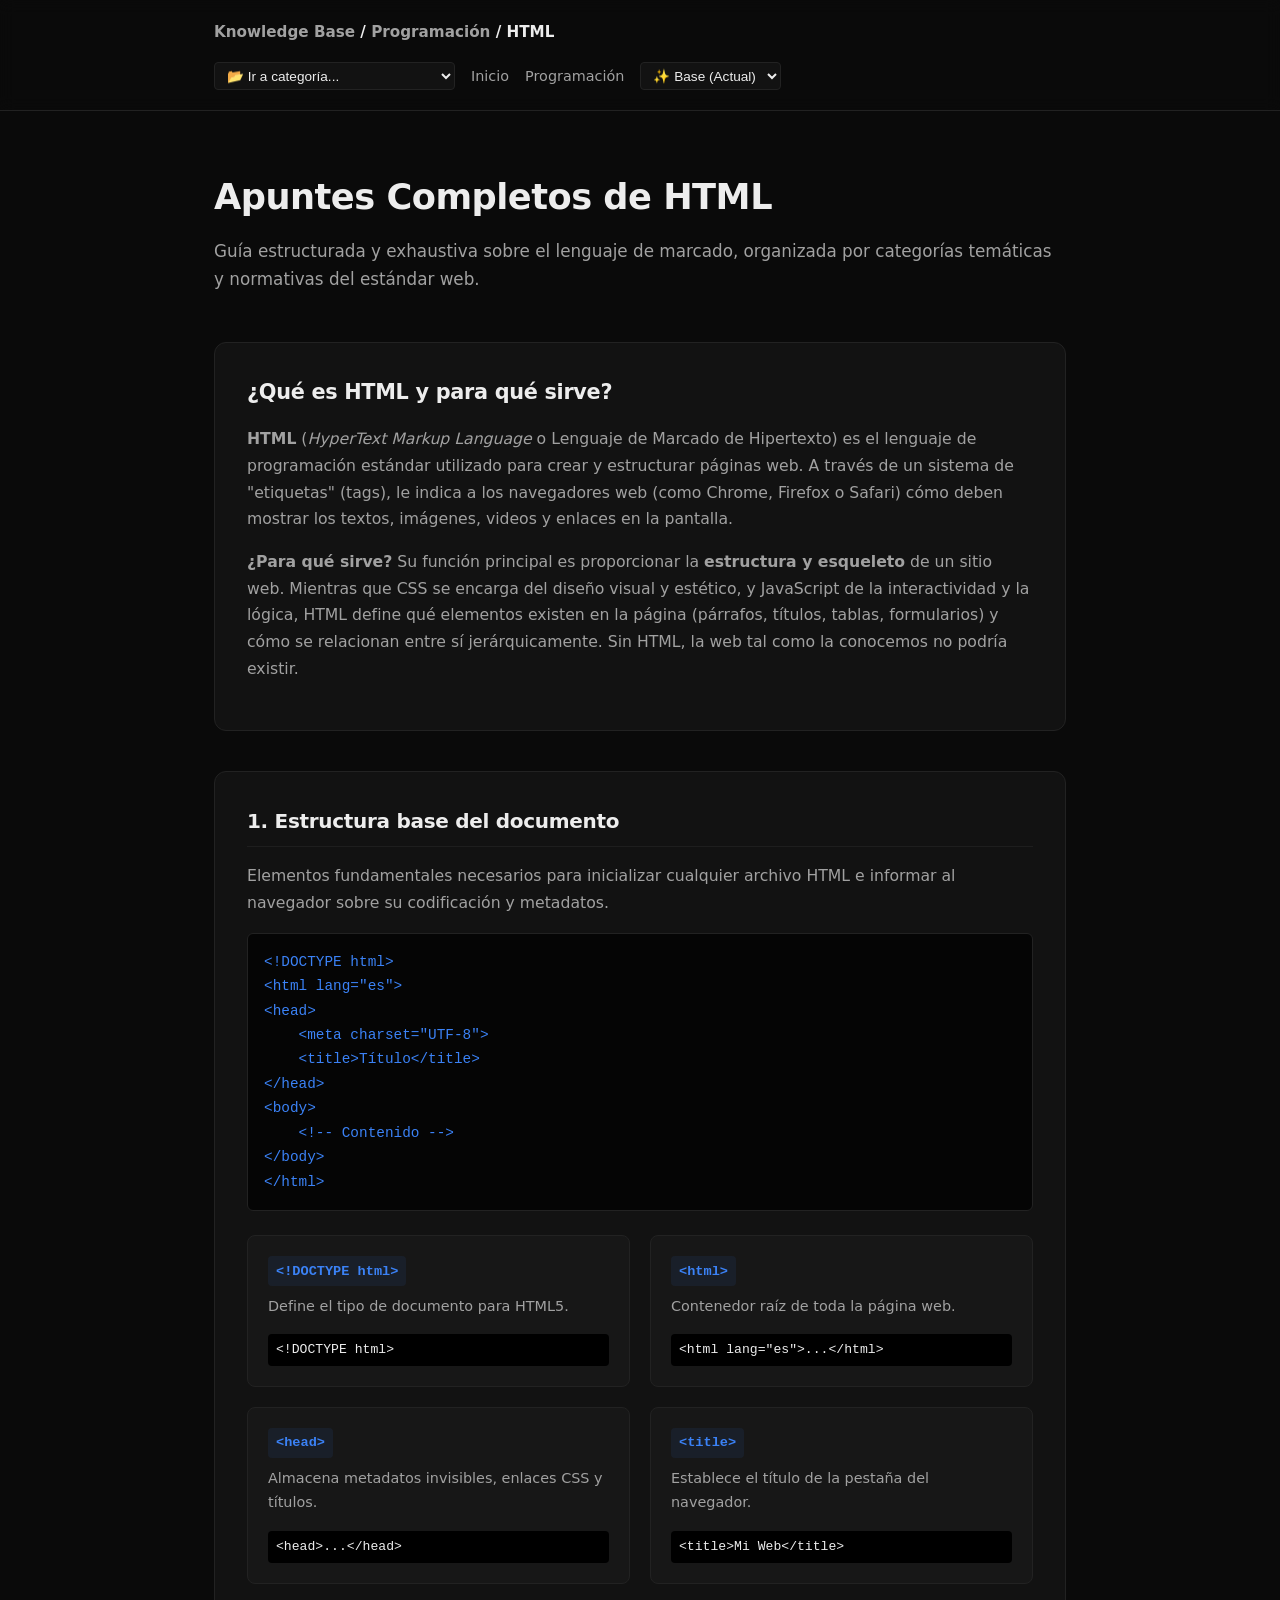
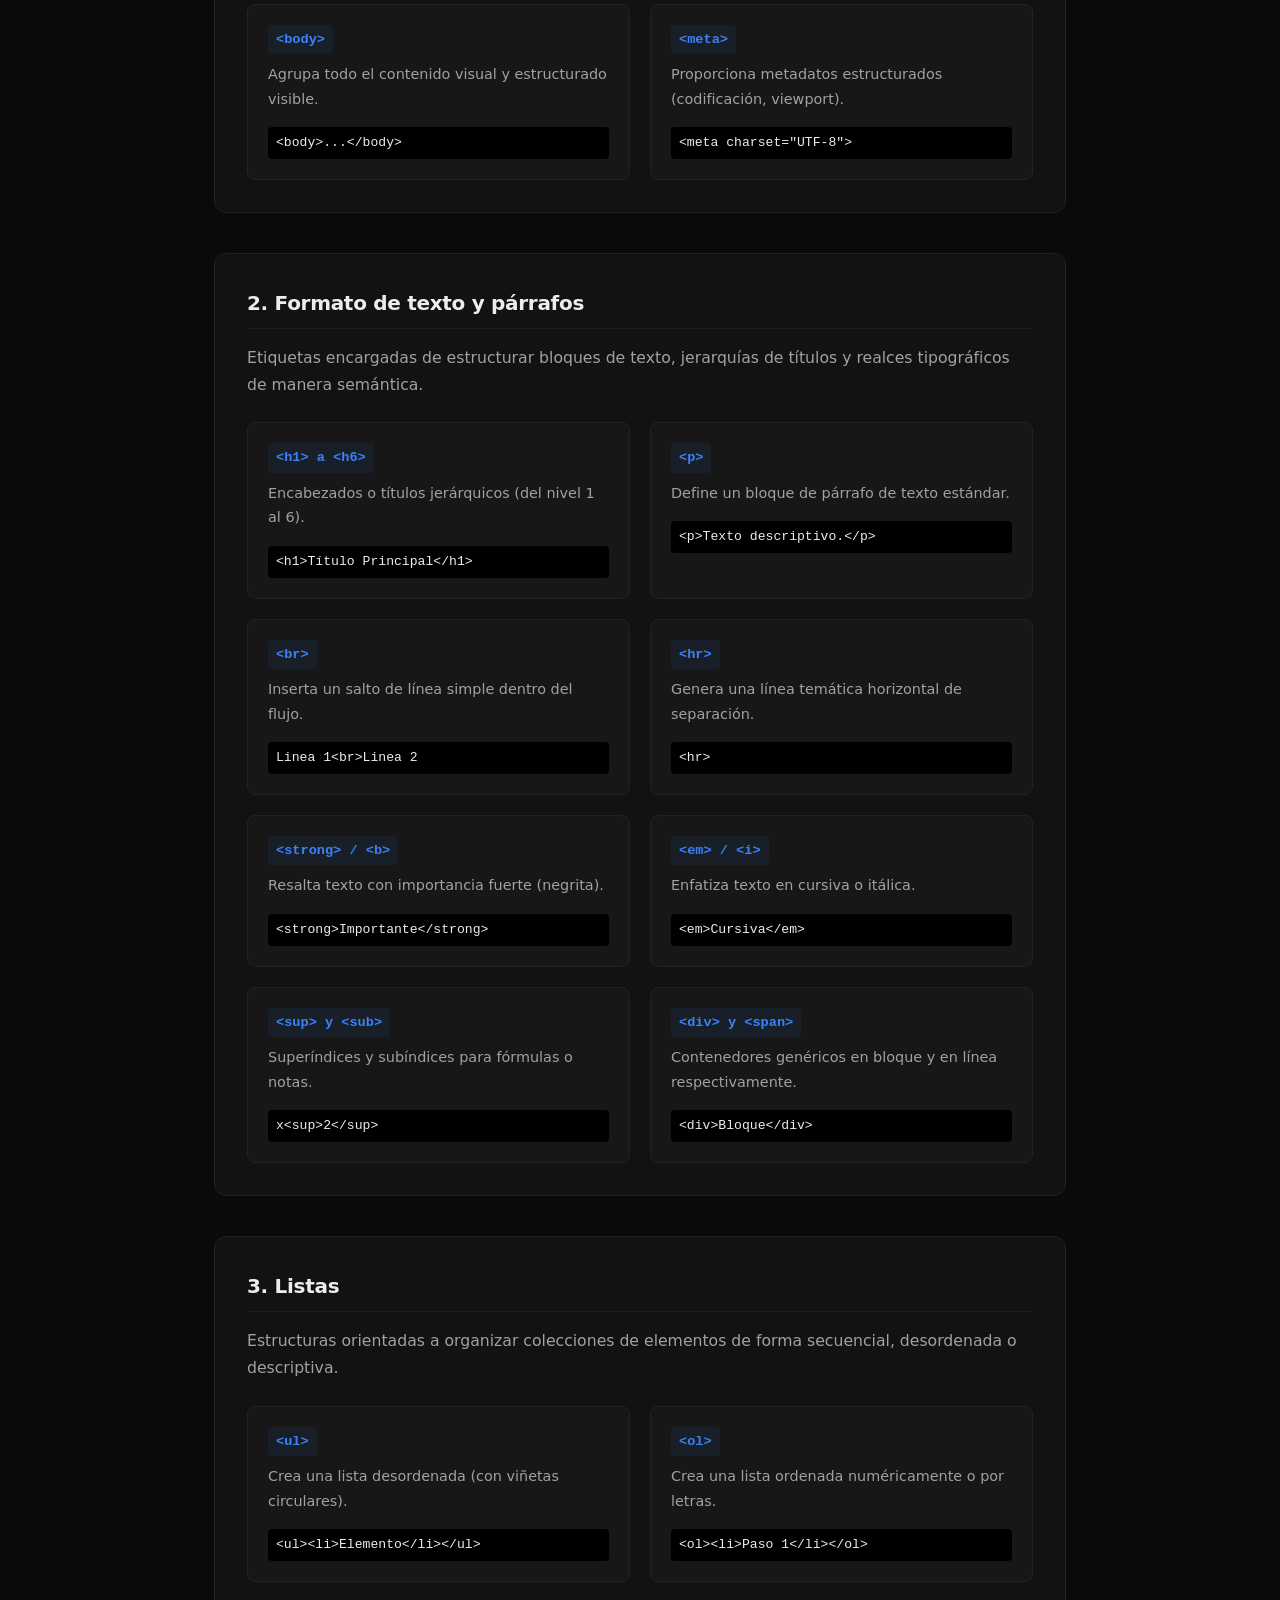
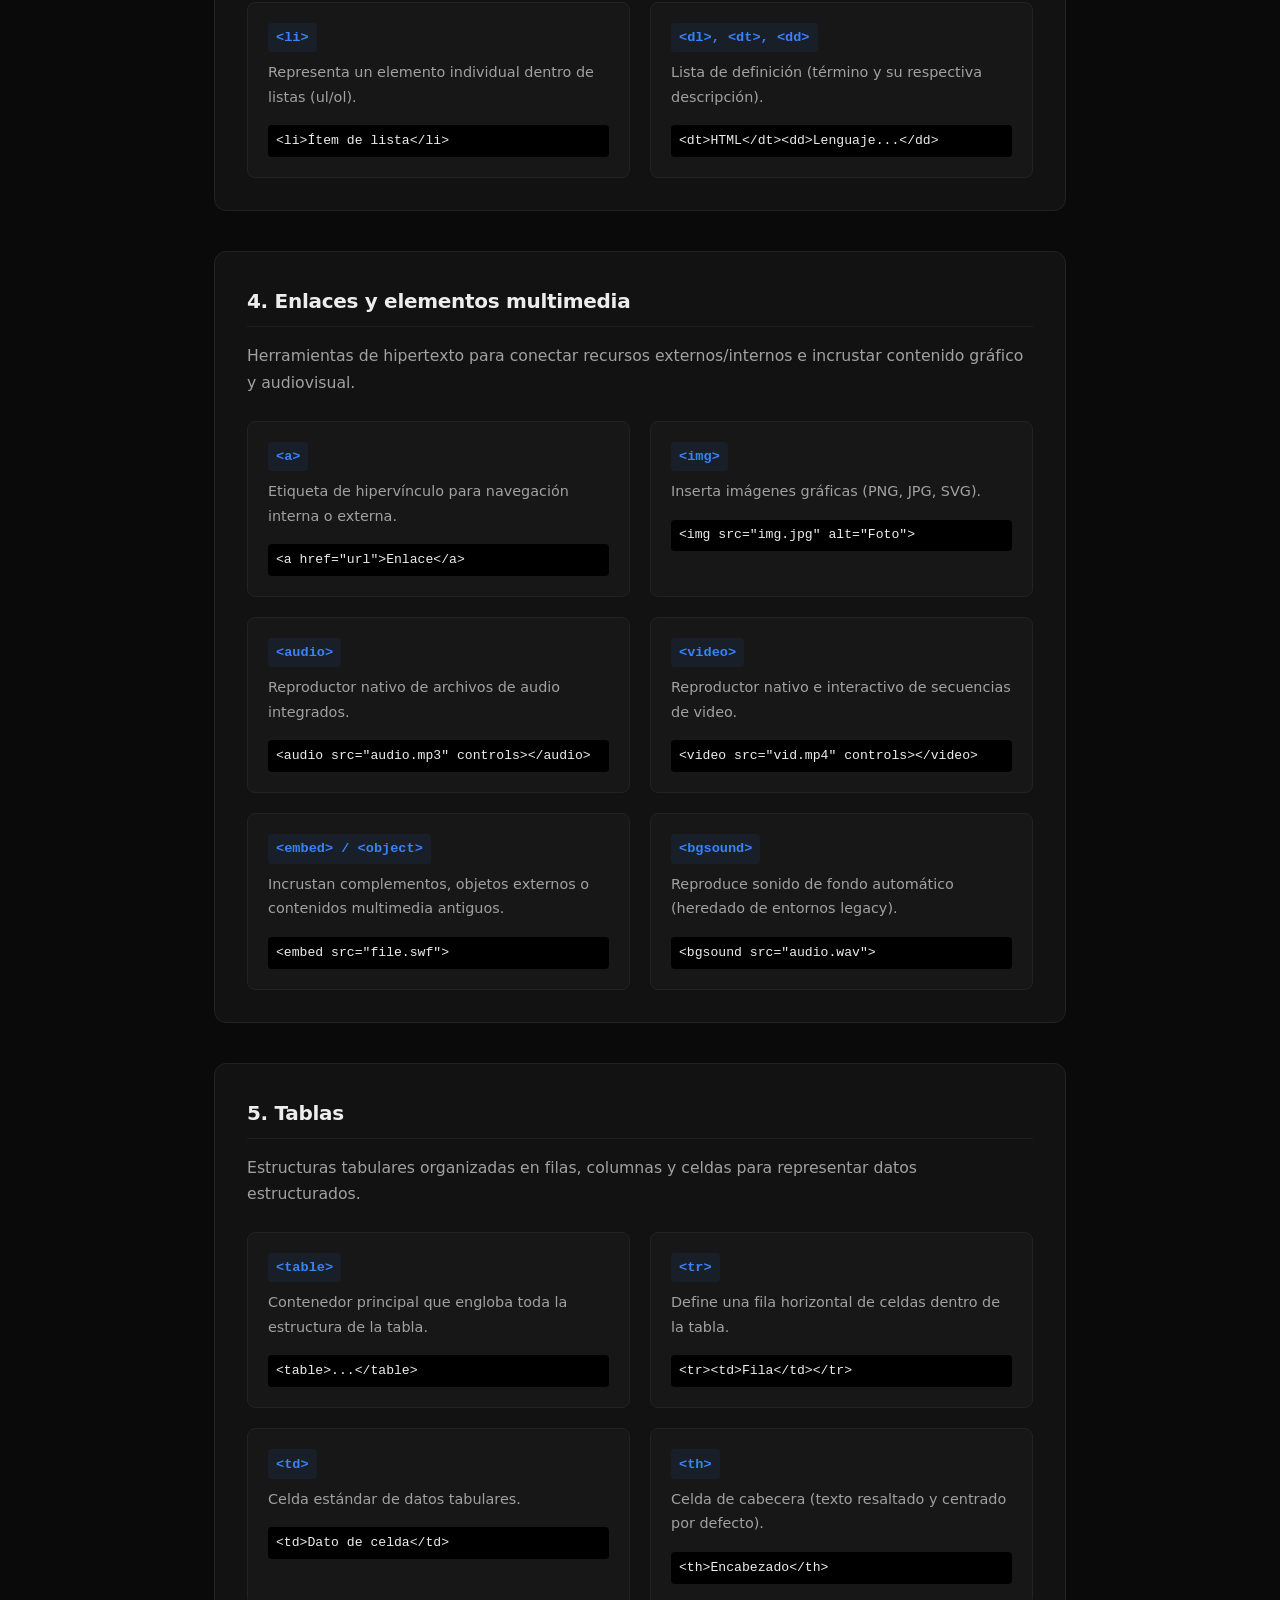
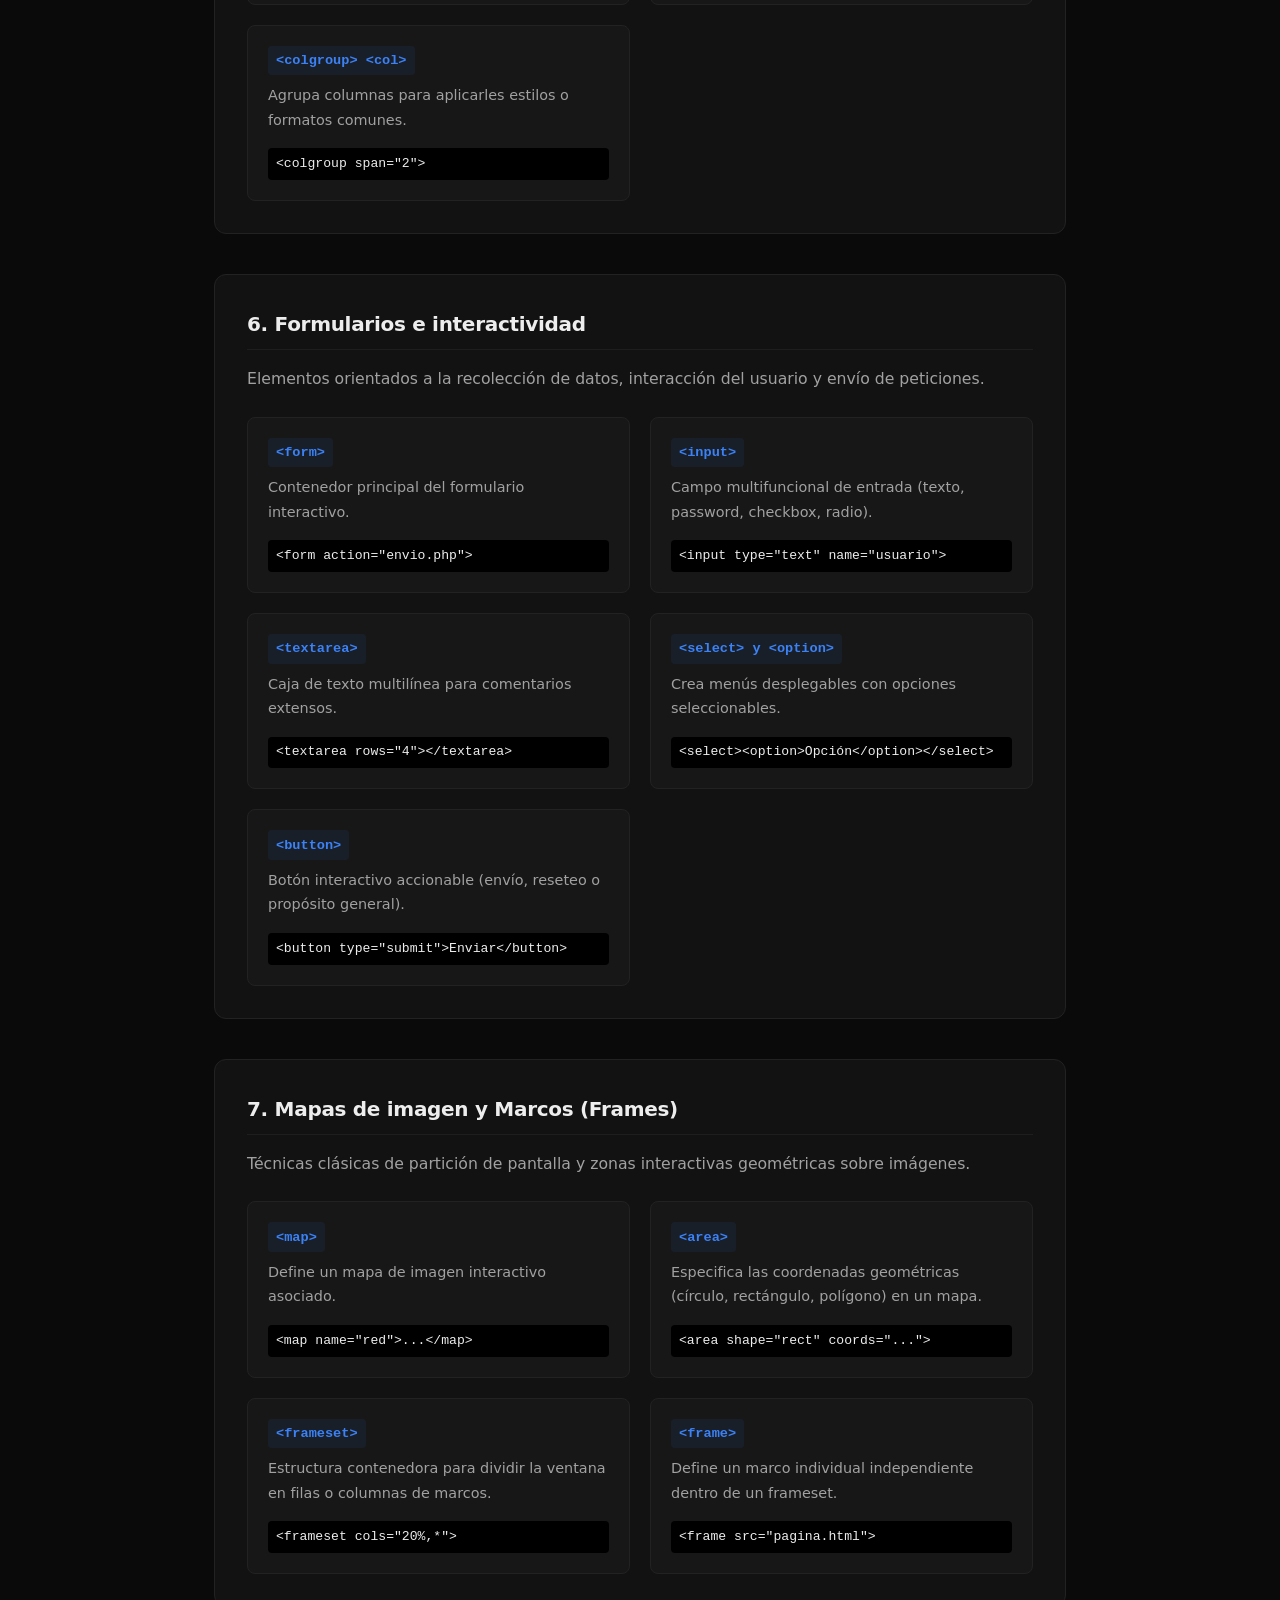
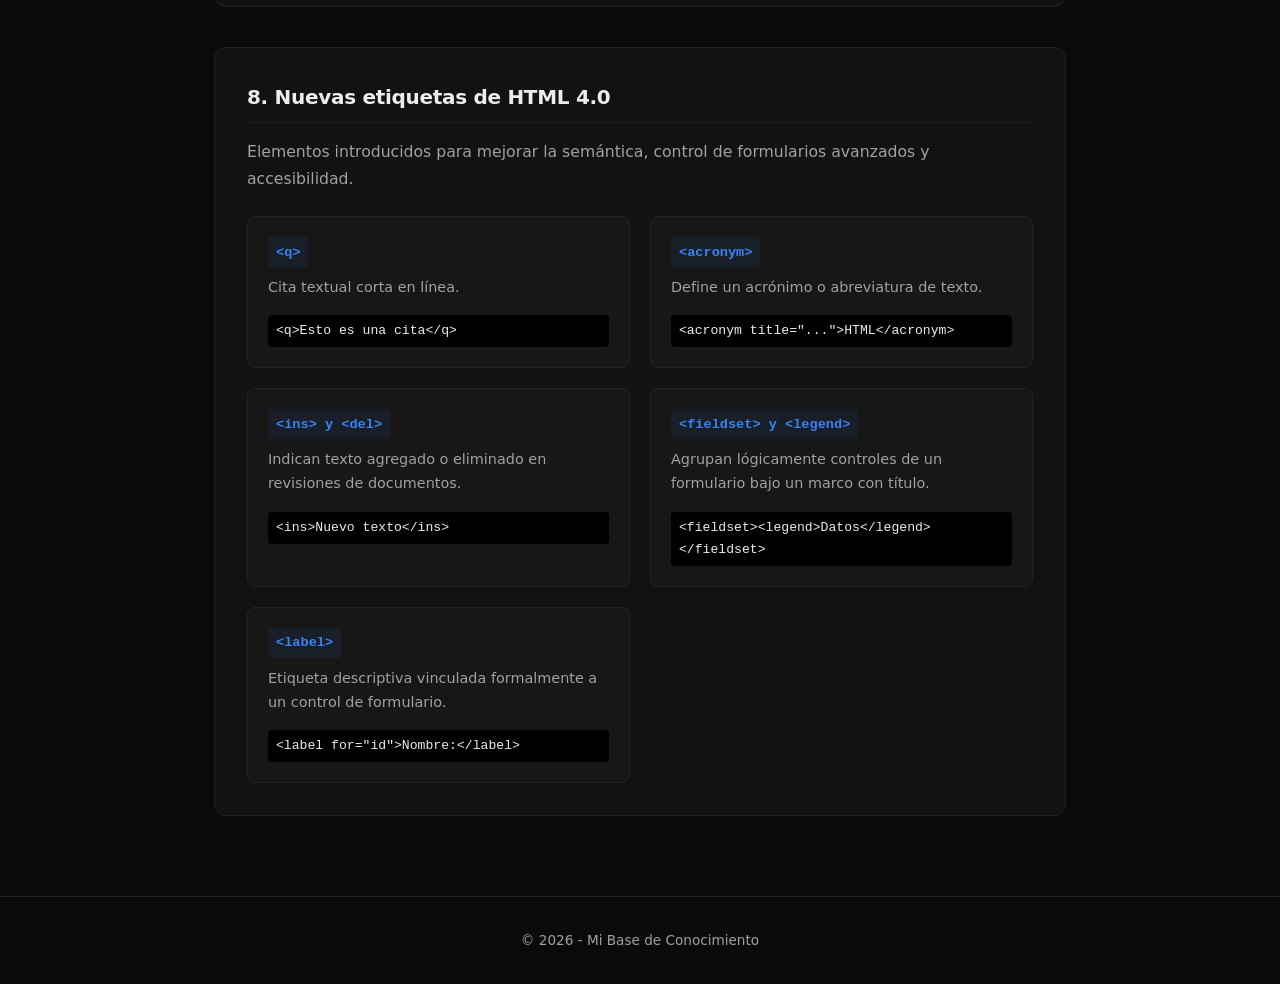
<file: html.html>
<!DOCTYPE html>
<html lang="es">
<head>
    <meta charset="UTF-8">
    <meta name="viewport" content="width=device-width, initial-scale=1.0">
    <title>HTML - Base de Conocimiento</title>
    <script>
        function cambiarTema(tema) {
            document.documentElement.classList.remove('theme-fallout', 'theme-cyberpunk');
            if (tema !== 'default') {
                document.documentElement.classList.add('theme-' + tema);
            }
            localStorage.setItem('user-theme', tema);
        }
        function navegarACategoria(idSeccion) {
            if (!idSeccion) return;
            const elemento = document.getElementById(idSeccion);
            if (elemento) {
                elemento.scrollIntoView({ behavior: 'smooth', block: 'start' });
            }
        }
        (function() {
            const temaGuardado = localStorage.getItem('user-theme') || 'default';
            if (temaGuardado !== 'default') {
                document.documentElement.classList.add('theme-' + temaGuardado);
            }
            window.addEventListener('DOMContentLoaded', () => {
                const selector = document.getElementById('theme-selector');
                if (selector) selector.value = temaGuardado;
            });
        })();
    </script>
    <style>
        html {
            scroll-behavior: smooth;
        }
        :root {
            --bg-color: #0a0a0a;
            --card-bg: #121212;
            --text-primary: #ededed;
            --text-secondary: #a1a1a1;
            --border-color: #222222;
            --font-sans: system-ui, -apple-system, BlinkMacSystemFont, 'Segoe UI', Roboto, sans-serif;
            --accent-code: #3b82f6;
            --accent-code-bg: rgba(59, 130, 246, 0.08);
        }
        html.theme-fallout {
            --bg-color: #050f05;
            --card-bg: #0c1c0c;
            --text-primary: #33ff33;
            --text-secondary: #1ea746;
            --border-color: #1b4d1b;
            --accent-code: #10b981;
            --accent-code-bg: rgba(16, 185, 129, 0.08);
        }
        html.theme-cyberpunk {
            --bg-color: #080314;
            --card-bg: #14082c;
            --text-primary: #00f0ff;
            --text-secondary: #c77dff;
            --border-color: #ff007f;
            --accent-code: #ff007f;
            --accent-code-bg: rgba(255, 0, 127, 0.08);
        }
        * {
            margin: 0;
            padding: 0;
            box-sizing: border-box;
        }
        body {
            background-color: var(--bg-color);
            color: var(--text-primary);
            font-family: var(--font-sans);
            line-height: 1.7;
            display: flex;
            flex-direction: column;
            min-height: 100vh;
        }
        .container {
            width: 100%;
            max-width: 900px;
            margin: 0 auto;
            padding: 0 1.5rem;
        }
        .site-header {
            border-bottom: 1px solid var(--border-color);
            padding: 1.25rem 0;
            background-color: rgba(10, 10, 10, 0.9);
            position: sticky;
            top: 0;
            z-index: 10;
            backdrop-filter: blur(8px);
        }
        .site-header .container {
            display: flex;
            justify-content: space-between;
            align-items: center;
            flex-wrap: wrap;
            gap: 1rem;
        }
        .logo {
            font-size: 0.95rem;
            font-weight: 600;
        }
        .logo a {
            color: var(--text-secondary);
            text-decoration: none;
            transition: color 0.2s ease;
        }
        .logo a:hover {
            color: var(--text-primary);
        }
        .nav-links {
            display: flex;
            gap: 1rem;
            align-items: center;
            flex-wrap: wrap;
        }
        .nav-links a {
            color: var(--text-secondary);
            text-decoration: none;
            font-size: 0.9rem;
            transition: color 0.2s ease;
        }
        .nav-links a:hover {
            color: var(--text-primary);
        }
        .main-content {
            flex: 1;
            padding-top: 3.5rem;
            padding-bottom: 5rem;
        }
        .hero {
            margin-bottom: 3rem;
        }
        .hero h2 {
            font-size: 2.2rem;
            letter-spacing: -0.5px;
            margin-bottom: 0.6rem;
        }
        .hero p {
            color: var(--text-secondary);
            font-size: 1.05rem;
        }
        .intro-box {
            background-color: var(--card-bg);
            border: 1px solid var(--border-color);
            border-radius: 12px;
            padding: 2rem;
            margin-bottom: 2.5rem;
        }
        .intro-box h3 {
            font-size: 1.3rem;
            font-weight: 600;
            margin-bottom: 1rem;
            letter-spacing: -0.3px;
        }
        .intro-box p {
            color: var(--text-secondary);
            font-size: 0.98rem;
            margin-bottom: 1rem;
        }
        .content-stack {
            display: flex;
            flex-direction: column;
            gap: 2.5rem;
        }
        .content-block {
            background-color: var(--card-bg);
            border: 1px solid var(--border-color);
            border-radius: 12px;
            padding: 2rem;
            scroll-margin-top: 100px;
        }
        .content-block h3 {
            font-size: 1.25rem;
            font-weight: 600;
            margin-bottom: 1rem;
            letter-spacing: -0.3px;
            border-bottom: 1px solid rgba(255, 255, 255, 0.05);
            padding-bottom: 0.5rem;
        }
        .content-block p {
            color: var(--text-secondary);
            font-size: 0.98rem;
            margin-bottom: 1rem;
        }
        pre {
            background-color: #050505;
            border: 1px solid var(--border-color);
            border-radius: 6px;
            padding: 1rem;
            overflow-x: auto;
            font-family: monospace;
            font-size: 0.9rem;
            color: var(--accent-code);
            margin: 1rem 0;
        }
        .tags-grid {
            display: grid;
            grid-template-columns: repeat(auto-fit, minmax(260px, 1fr));
            gap: 1.25rem;
            margin-top: 1.5rem;
        }
        .tag-card {
            background-color: rgba(255, 255, 255, 0.02);
            border: 1px solid var(--border-color);
            border-radius: 8px;
            padding: 1.25rem;
            display: flex;
            flex-direction: column;
            gap: 0.5rem;
        }
        .tag-badge {
            font-family: monospace;
            font-size: 0.85rem;
            font-weight: 600;
            color: var(--accent-code);
            background-color: var(--accent-code-bg);
            padding: 0.2rem 0.5rem;
            border-radius: 4px;
            align-self: flex-start;
        }
        .tag-card p {
            font-size: 0.9rem;
            color: var(--text-secondary);
            margin-bottom: 0.5rem;
        }
        .tag-card code {
            font-size: 0.82rem;
            color: var(--text-primary);
            background: #000;
            padding: 0.3rem 0.5rem;
            border-radius: 4px;
            display: block;
            overflow-x: auto;
        }
        .site-footer {
            border-top: 1px solid var(--border-color);
            padding: 2rem 0;
            text-align: center;
            color: var(--text-secondary);
            font-size: 0.85rem;
        }
        .select-custom {
            background: var(--card-bg);
            color: var(--text-primary);
            border: 1px solid var(--border-color);
            padding: 0.3rem 0.5rem;
            border-radius: 4px;
            font-size: 0.85rem;
            cursor: pointer;
        }
    </style>
</head>
<body>
    <header class="site-header">
        <div class="container">
            <h1 class="logo">
                <a href="index.html">Knowledge Base</a> / 
                <a href="prog.html">Programación</a> / 
                HTML
            </h1>
            <nav class="nav-links">
                <!-- Menú desplegable de categorías -->
                <select id="jump-menu" onchange="navegarACategoria(this.value); this.value='';" class="select-custom">
                    <option value="" disabled selected>📂 Ir a categoría...</option>
                    <option value="seccion-1">1. Estructura base</option>
                    <option value="seccion-2">2. Formato de texto y párrafos</option>
                    <option value="seccion-3">3. Listas</option>
                    <option value="seccion-4">4. Enlaces y multimedia</option>
                    <option value="seccion-5">5. Tablas</option>
                    <option value="seccion-6">6. Formularios e interactividad</option>
                    <option value="seccion-7">7. Mapas de imagen y Frames</option>
                    <option value="seccion-8">8. Nuevas etiquetas de HTML 4.0</option>
                </select>

                <a href="index.html">Inicio</a>
                <a href="prog.html">Programación</a>
                
                <!-- Selector de temas -->
                <select id="theme-selector" onchange="cambiarTema(this.value)" class="select-custom">
                    <option value="default">✨ Base (Actual)</option>
                    <option value="fallout">🟢 Fallout</option>
                    <option value="cyberpunk">🟣 Cyberpunk</option>
                </select>
            </nav>
        </div>
    </header>

    <main class="main-content container">
        <section class="hero">
            <h2>Apuntes Completos de HTML</h2>
            <p>Guía estructurada y exhaustiva sobre el lenguaje de marcado, organizada por categorías temáticas y normativas del estándar web.</p>
        </section>

        <!-- Bloque Introductorio Explicativo -->
        <section class="intro-box">
            <h3>¿Qué es HTML y para qué sirve?</h3>
            <p>
                <strong>HTML</strong> (<em>HyperText Markup Language</em> o Lenguaje de Marcado de Hipertexto) es el lenguaje de programación estándar utilizado para crear y estructurar páginas web. A través de un sistema de "etiquetas" (tags), le indica a los navegadores web (como Chrome, Firefox o Safari) cómo deben mostrar los textos, imágenes, videos y enlaces en la pantalla.
            </p>
            <p>
                <strong>¿Para qué sirve?</strong> Su función principal es proporcionar la <strong>estructura y esqueleto</strong> de un sitio web. Mientras que CSS se encarga del diseño visual y estético, y JavaScript de la interactividad y la lógica, HTML define qué elementos existen en la página (párrafos, títulos, tablas, formularios) y cómo se relacionan entre sí jerárquicamente. Sin HTML, la web tal como la conocemos no podría existir.
            </p>
        </section>

        <div class="content-stack">
            
            <!-- 1. Estructura base del documento -->
            <article class="content-block" id="seccion-1">
                <h3>1. Estructura base del documento</h3>
                <p>Elementos fundamentales necesarios para inicializar cualquier archivo HTML e informar al navegador sobre su codificación y metadatos.</p>
                
<pre>&lt;!DOCTYPE html&gt;
&lt;html lang="es"&gt;
&lt;head&gt;
    &lt;meta charset="UTF-8"&gt;
    &lt;title&gt;Título&lt;/title&gt;
&lt;/head&gt;
&lt;body&gt;
    &lt;!-- Contenido --&gt;
&lt;/body&gt;
&lt;/html&gt;</pre>

                <div class="tags-grid">
                    <div class="tag-card">
                        <span class="tag-badge">&lt;!DOCTYPE html&gt;</span>
                        <p>Define el tipo de documento para HTML5.</p>
                        <code>&lt;!DOCTYPE html&gt;</code>
                    </div>
                    <div class="tag-card">
                        <span class="tag-badge">&lt;html&gt;</span>
                        <p>Contenedor raíz de toda la página web.</p>
                        <code>&lt;html lang="es"&gt;...&lt;/html&gt;</code>
                    </div>
                    <div class="tag-card">
                        <span class="tag-badge">&lt;head&gt;</span>
                        <p>Almacena metadatos invisibles, enlaces CSS y títulos.</p>
                        <code>&lt;head&gt;...&lt;/head&gt;</code>
                    </div>
                    <div class="tag-card">
                        <span class="tag-badge">&lt;title&gt;</span>
                        <p>Establece el título de la pestaña del navegador.</p>
                        <code>&lt;title&gt;Mi Web&lt;/title&gt;</code>
                    </div>
                    <div class="tag-card">
                        <span class="tag-badge">&lt;body&gt;</span>
                        <p>Agrupa todo el contenido visual y estructurado visible.</p>
                        <code>&lt;body&gt;...&lt;/body&gt;</code>
                    </div>
                    <div class="tag-card">
                        <span class="tag-badge">&lt;meta&gt;</span>
                        <p>Proporciona metadatos estructurados (codificación, viewport).</p>
                        <code>&lt;meta charset="UTF-8"&gt;</code>
                    </div>
                </div>
            </article>

            <!-- 2. Formato de texto y párrafos -->
            <article class="content-block" id="seccion-2">
                <h3>2. Formato de texto y párrafos</h3>
                <p>Etiquetas encargadas de estructurar bloques de texto, jerarquías de títulos y realces tipográficos de manera semántica.</p>

                <div class="tags-grid">
                    <div class="tag-card">
                        <span class="tag-badge">&lt;h1&gt; a &lt;h6&gt;</span>
                        <p>Encabezados o títulos jerárquicos (del nivel 1 al 6).</p>
                        <code>&lt;h1&gt;Título Principal&lt;/h1&gt;</code>
                    </div>
                    <div class="tag-card">
                        <span class="tag-badge">&lt;p&gt;</span>
                        <p>Define un bloque de párrafo de texto estándar.</p>
                        <code>&lt;p&gt;Texto descriptivo.&lt;/p&gt;</code>
                    </div>
                    <div class="tag-card">
                        <span class="tag-badge">&lt;br&gt;</span>
                        <p>Inserta un salto de línea simple dentro del flujo.</p>
                        <code>Linea 1&lt;br&gt;Linea 2</code>
                    </div>
                    <div class="tag-card">
                        <span class="tag-badge">&lt;hr&gt;</span>
                        <p>Genera una línea temática horizontal de separación.</p>
                        <code>&lt;hr&gt;</code>
                    </div>
                    <div class="tag-card">
                        <span class="tag-badge">&lt;strong&gt; / &lt;b&gt;</span>
                        <p>Resalta texto con importancia fuerte (negrita).</p>
                        <code>&lt;strong&gt;Importante&lt;/strong&gt;</code>
                    </div>
                    <div class="tag-card">
                        <span class="tag-badge">&lt;em&gt; / &lt;i&gt;</span>
                        <p>Enfatiza texto en cursiva o itálica.</p>
                        <code>&lt;em&gt;Cursiva&lt;/em&gt;</code>
                    </div>
                    <div class="tag-card">
                        <span class="tag-badge">&lt;sup&gt; y &lt;sub&gt;</span>
                        <p>Superíndices y subíndices para fórmulas o notas.</p>
                        <code>x&lt;sup&gt;2&lt;/sup&gt;</code>
                    </div>
                    <div class="tag-card">
                        <span class="tag-badge">&lt;div&gt; y &lt;span&gt;</span>
                        <p>Contenedores genéricos en bloque y en línea respectivamente.</p>
                        <code>&lt;div&gt;Bloque&lt;/div&gt;</code>
                    </div>
                </div>
            </article>

            <!-- 3. Listas -->
            <article class="content-block" id="seccion-3">
                <h3>3. Listas</h3>
                <p>Estructuras orientadas a organizar colecciones de elementos de forma secuencial, desordenada o descriptiva.</p>

                <div class="tags-grid">
                    <div class="tag-card">
                        <span class="tag-badge">&lt;ul&gt;</span>
                        <p>Crea una lista desordenada (con viñetas circulares).</p>
                        <code>&lt;ul&gt;&lt;li&gt;Elemento&lt;/li&gt;&lt;/ul&gt;</code>
                    </div>
                    <div class="tag-card">
                        <span class="tag-badge">&lt;ol&gt;</span>
                        <p>Crea una lista ordenada numéricamente o por letras.</p>
                        <code>&lt;ol&gt;&lt;li&gt;Paso 1&lt;/li&gt;&lt;/ol&gt;</code>
                    </div>
                    <div class="tag-card">
                        <span class="tag-badge">&lt;li&gt;</span>
                        <p>Representa un elemento individual dentro de listas (ul/ol).</p>
                        <code>&lt;li&gt;Ítem de lista&lt;/li&gt;</code>
                    </div>
                    <div class="tag-card">
                        <span class="tag-badge">&lt;dl&gt;, &lt;dt&gt;, &lt;dd&gt;</span>
                        <p>Lista de definición (término y su respectiva descripción).</p>
                        <code>&lt;dt&gt;HTML&lt;/dt&gt;&lt;dd&gt;Lenguaje...&lt;/dd&gt;</code>
                    </div>
                </div>
            </article>

            <!-- 4. Enlaces y elementos multimedia -->
            <article class="content-block" id="seccion-4">
                <h3>4. Enlaces y elementos multimedia</h3>
                <p>Herramientas de hipertexto para conectar recursos externos/internos e incrustar contenido gráfico y audiovisual.</p>

                <div class="tags-grid">
                    <div class="tag-card">
                        <span class="tag-badge">&lt;a&gt;</span>
                        <p>Etiqueta de hipervínculo para navegación interna o externa.</p>
                        <code>&lt;a href="url"&gt;Enlace&lt;/a&gt;</code>
                    </div>
                    <div class="tag-card">
                        <span class="tag-badge">&lt;img&gt;</span>
                        <p>Inserta imágenes gráficas (PNG, JPG, SVG).</p>
                        <code>&lt;img src="img.jpg" alt="Foto"&gt;</code>
                    </div>
                    <div class="tag-card">
                        <span class="tag-badge">&lt;audio&gt;</span>
                        <p>Reproductor nativo de archivos de audio integrados.</p>
                        <code>&lt;audio src="audio.mp3" controls&gt;&lt;/audio&gt;</code>
                    </div>
                    <div class="tag-card">
                        <span class="tag-badge">&lt;video&gt;</span>
                        <p>Reproductor nativo e interactivo de secuencias de video.</p>
                        <code>&lt;video src="vid.mp4" controls&gt;&lt;/video&gt;</code>
                    </div>
                    <div class="tag-card">
                        <span class="tag-badge">&lt;embed&gt; / &lt;object&gt;</span>
                        <p>Incrustan complementos, objetos externos o contenidos multimedia antiguos.</p>
                        <code>&lt;embed src="file.swf"&gt;</code>
                    </div>
                    <div class="tag-card">
                        <span class="tag-badge">&lt;bgsound&gt;</span>
                        <p>Reproduce sonido de fondo automático (heredado de entornos legacy).</p>
                        <code>&lt;bgsound src="audio.wav"&gt;</code>
                    </div>
                </div>
            </article>

            <!-- 5. Tablas -->
            <article class="content-block" id="seccion-5">
                <h3>5. Tablas</h3>
                <p>Estructuras tabulares organizadas en filas, columnas y celdas para representar datos estructurados.</p>

                <div class="tags-grid">
                    <div class="tag-card">
                        <span class="tag-badge">&lt;table&gt;</span>
                        <p>Contenedor principal que engloba toda la estructura de la tabla.</p>
                        <code>&lt;table&gt;...&lt;/table&gt;</code>
                    </div>
                    <div class="tag-card">
                        <span class="tag-badge">&lt;tr&gt;</span>
                        <p>Define una fila horizontal de celdas dentro de la tabla.</p>
                        <code>&lt;tr&gt;&lt;td&gt;Fila&lt;/td&gt;&lt;/tr&gt;</code>
                    </div>
                    <div class="tag-card">
                        <span class="tag-badge">&lt;td&gt;</span>
                        <p>Celda estándar de datos tabulares.</p>
                        <code>&lt;td&gt;Dato de celda&lt;/td&gt;</code>
                    </div>
                    <div class="tag-card">
                        <span class="tag-badge">&lt;th&gt;</span>
                        <p>Celda de cabecera (texto resaltado y centrado por defecto).</p>
                        <code>&lt;th&gt;Encabezado&lt;/th&gt;</code>
                    </div>
                    <div class="tag-card">
                        <span class="tag-badge">&lt;colgroup&gt; &lt;col&gt;</span>
                        <p>Agrupa columnas para aplicarles estilos o formatos comunes.</p>
                        <code>&lt;colgroup span="2"&gt;</code>
                    </div>
                </div>
            </article>

            <!-- 6. Formularios e interactividad -->
            <article class="content-block" id="seccion-6">
                <h3>6. Formularios e interactividad</h3>
                <p>Elementos orientados a la recolección de datos, interacción del usuario y envío de peticiones.</p>

                <div class="tags-grid">
                    <div class="tag-card">
                        <span class="tag-badge">&lt;form&gt;</span>
                        <p>Contenedor principal del formulario interactivo.</p>
                        <code>&lt;form action="envio.php"&gt;</code>
                    </div>
                    <div class="tag-card">
                        <span class="tag-badge">&lt;input&gt;</span>
                        <p>Campo multifuncional de entrada (texto, password, checkbox, radio).</p>
                        <code>&lt;input type="text" name="usuario"&gt;</code>
                    </div>
                    <div class="tag-card">
                        <span class="tag-badge">&lt;textarea&gt;</span>
                        <p>Caja de texto multilínea para comentarios extensos.</p>
                        <code>&lt;textarea rows="4"&gt;&lt;/textarea&gt;</code>
                    </div>
                    <div class="tag-card">
                        <span class="tag-badge">&lt;select&gt; y &lt;option&gt;</span>
                        <p>Crea menús desplegables con opciones seleccionables.</p>
                        <code>&lt;select&gt;&lt;option&gt;Opción&lt;/option&gt;&lt;/select&gt;</code>
                    </div>
                    <div class="tag-card">
                        <span class="tag-badge">&lt;button&gt;</span>
                        <p>Botón interactivo accionable (envío, reseteo o propósito general).</p>
                        <code>&lt;button type="submit"&gt;Enviar&lt;/button&gt;</code>
                    </div>
                </div>
            </article>

            <!-- 7. Mapas de imagen y Marcos (Frames) -->
            <article class="content-block" id="seccion-7">
                <h3>7. Mapas de imagen y Marcos (Frames)</h3>
                <p>Técnicas clásicas de partición de pantalla y zonas interactivas geométricas sobre imágenes.</p>

                <div class="tags-grid">
                    <div class="tag-card">
                        <span class="tag-badge">&lt;map&gt;</span>
                        <p>Define un mapa de imagen interactivo asociado.</p>
                        <code>&lt;map name="red"&gt;...&lt;/map&gt;</code>
                    </div>
                    <div class="tag-card">
                        <span class="tag-badge">&lt;area&gt;</span>
                        <p>Especifica las coordenadas geométricas (círculo, rectángulo, polígono) en un mapa.</p>
                        <code>&lt;area shape="rect" coords="..."&gt;</code>
                    </div>
                    <div class="tag-card">
                        <span class="tag-badge">&lt;frameset&gt;</span>
                        <p>Estructura contenedora para dividir la ventana en filas o columnas de marcos.</p>
                        <code>&lt;frameset cols="20%,*"&gt;</code>
                    </div>
                    <div class="tag-card">
                        <span class="tag-badge">&lt;frame&gt;</span>
                        <p>Define un marco individual independiente dentro de un frameset.</p>
                        <code>&lt;frame src="pagina.html"&gt;</code>
                    </div>
                </div>
            </article>

            <!-- 8. Nuevas etiquetas de HTML 4.0 -->
            <article class="content-block" id="seccion-8">
                <h3>8. Nuevas etiquetas de HTML 4.0</h3>
                <p>Elementos introducidos para mejorar la semántica, control de formularios avanzados y accesibilidad.</p>

                <div class="tags-grid">
                    <div class="tag-card">
                        <span class="tag-badge">&lt;q&gt;</span>
                        <p>Cita textual corta en línea.</p>
                        <code>&lt;q&gt;Esto es una cita&lt;/q&gt;</code>
                    </div>
                    <div class="tag-card">
                        <span class="tag-badge">&lt;acronym&gt;</span>
                        <p>Define un acrónimo o abreviatura de texto.</p>
                        <code>&lt;acronym title="..."&gt;HTML&lt;/acronym&gt;</code>
                    </div>
                    <div class="tag-card">
                        <span class="tag-badge">&lt;ins&gt; y &lt;del&gt;</span>
                        <p>Indican texto agregado o eliminado en revisiones de documentos.</p>
                        <code>&lt;ins&gt;Nuevo texto&lt;/ins&gt;</code>
                    </div>
                    <div class="tag-card">
                        <span class="tag-badge">&lt;fieldset&gt; y &lt;legend&gt;</span>
                        <p>Agrupan lógicamente controles de un formulario bajo un marco con título.</p>
                        <code>&lt;fieldset&gt;&lt;legend&gt;Datos&lt;/legend&gt;&lt;/fieldset&gt;</code>
                    </div>
                    <div class="tag-card">
                        <span class="tag-badge">&lt;label&gt;</span>
                        <p>Etiqueta descriptiva vinculada formalmente a un control de formulario.</p>
                        <code>&lt;label for="id"&gt;Nombre:&lt;/label&gt;</code>
                    </div>
                </div>
            </article>

        </div>
    </main>

    <footer class="site-footer">
        <div class="container">
            <p>&copy; 2026 - Mi Base de Conocimiento</p>
        </div>
    </footer>
</body>
</html>
</file>
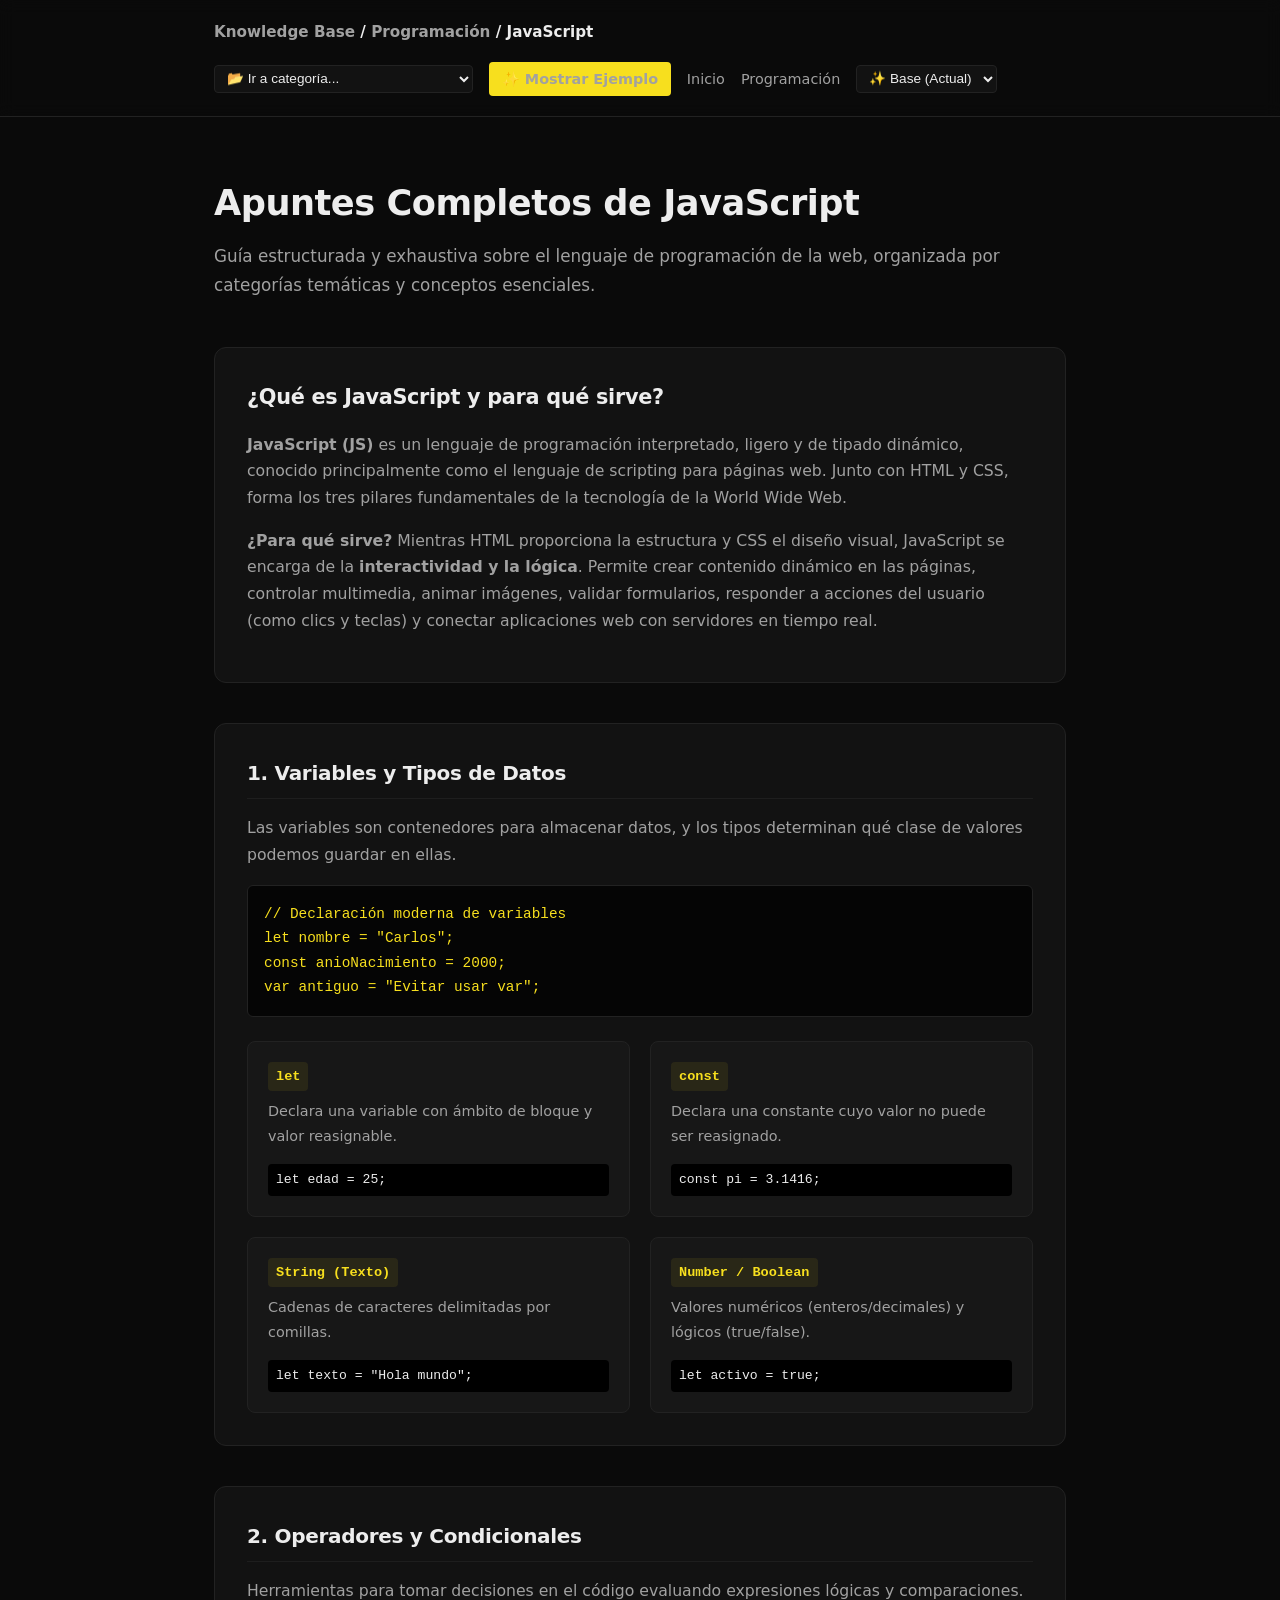
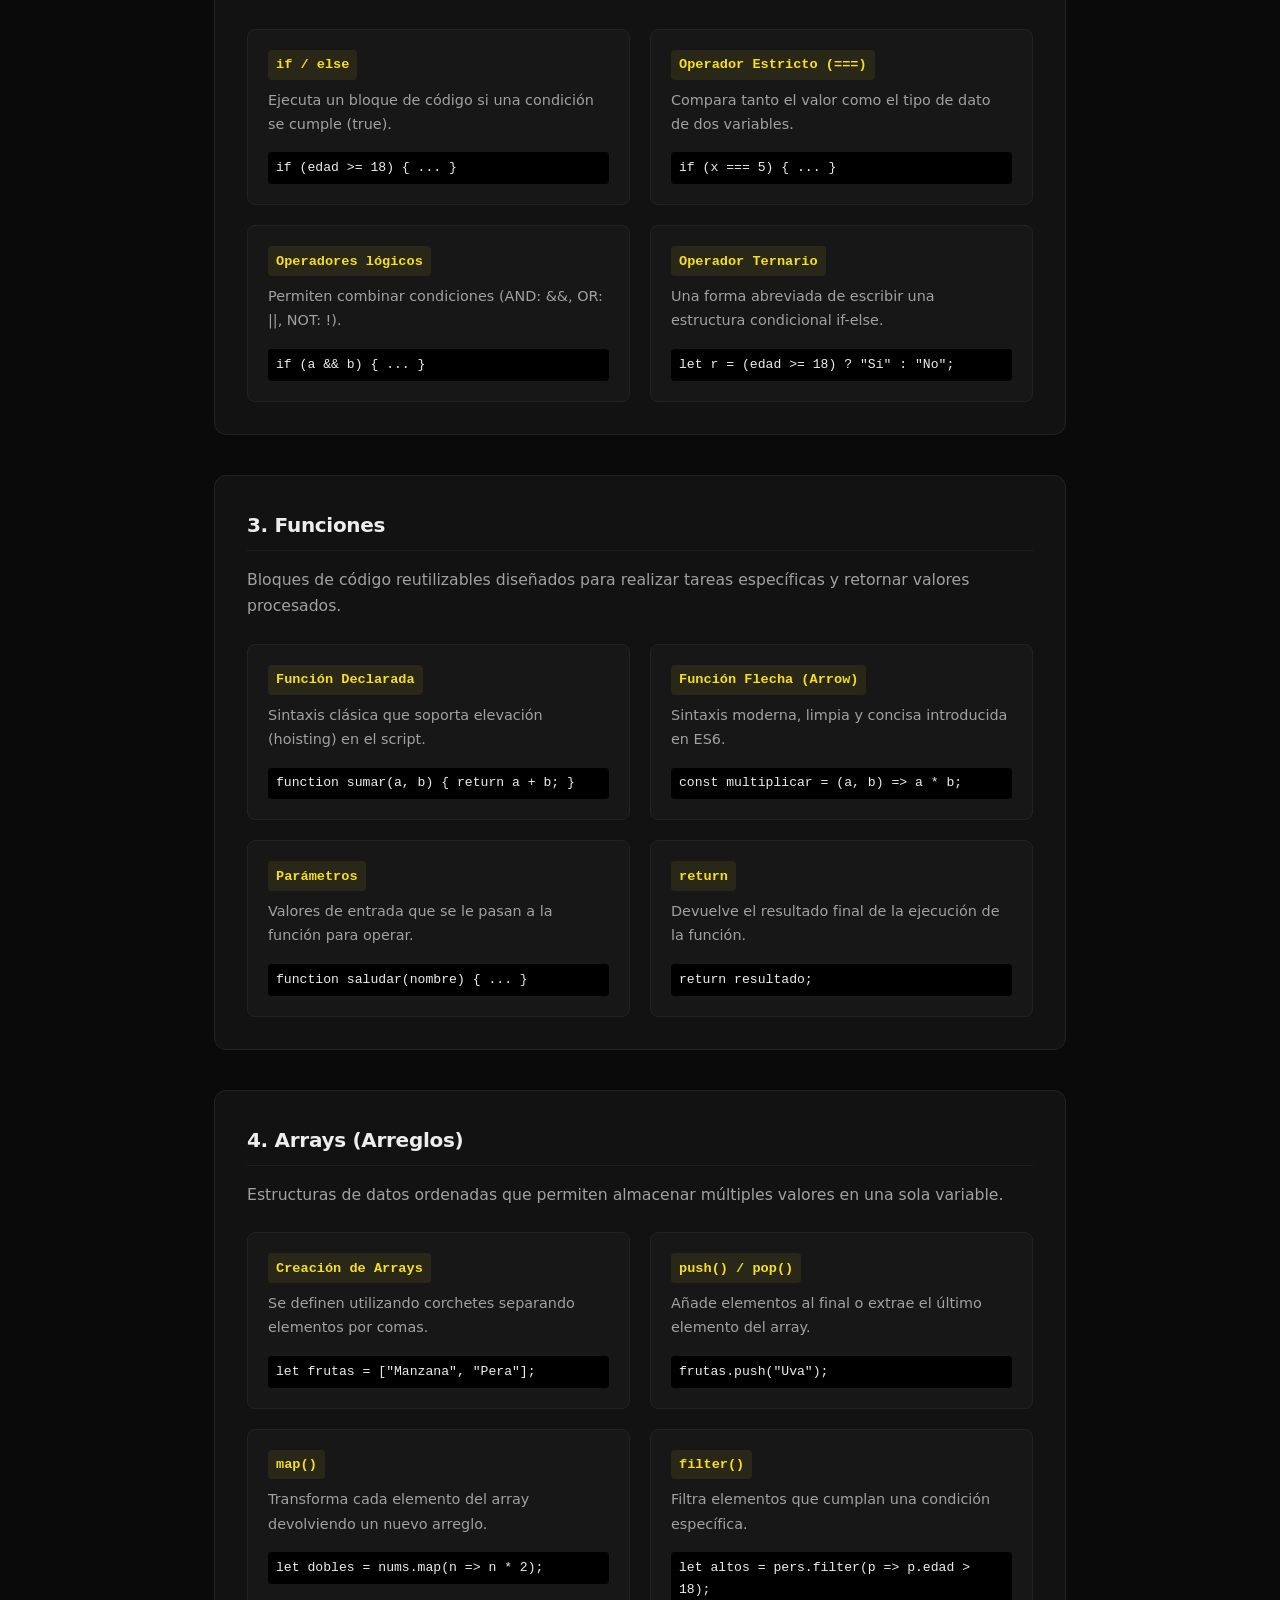
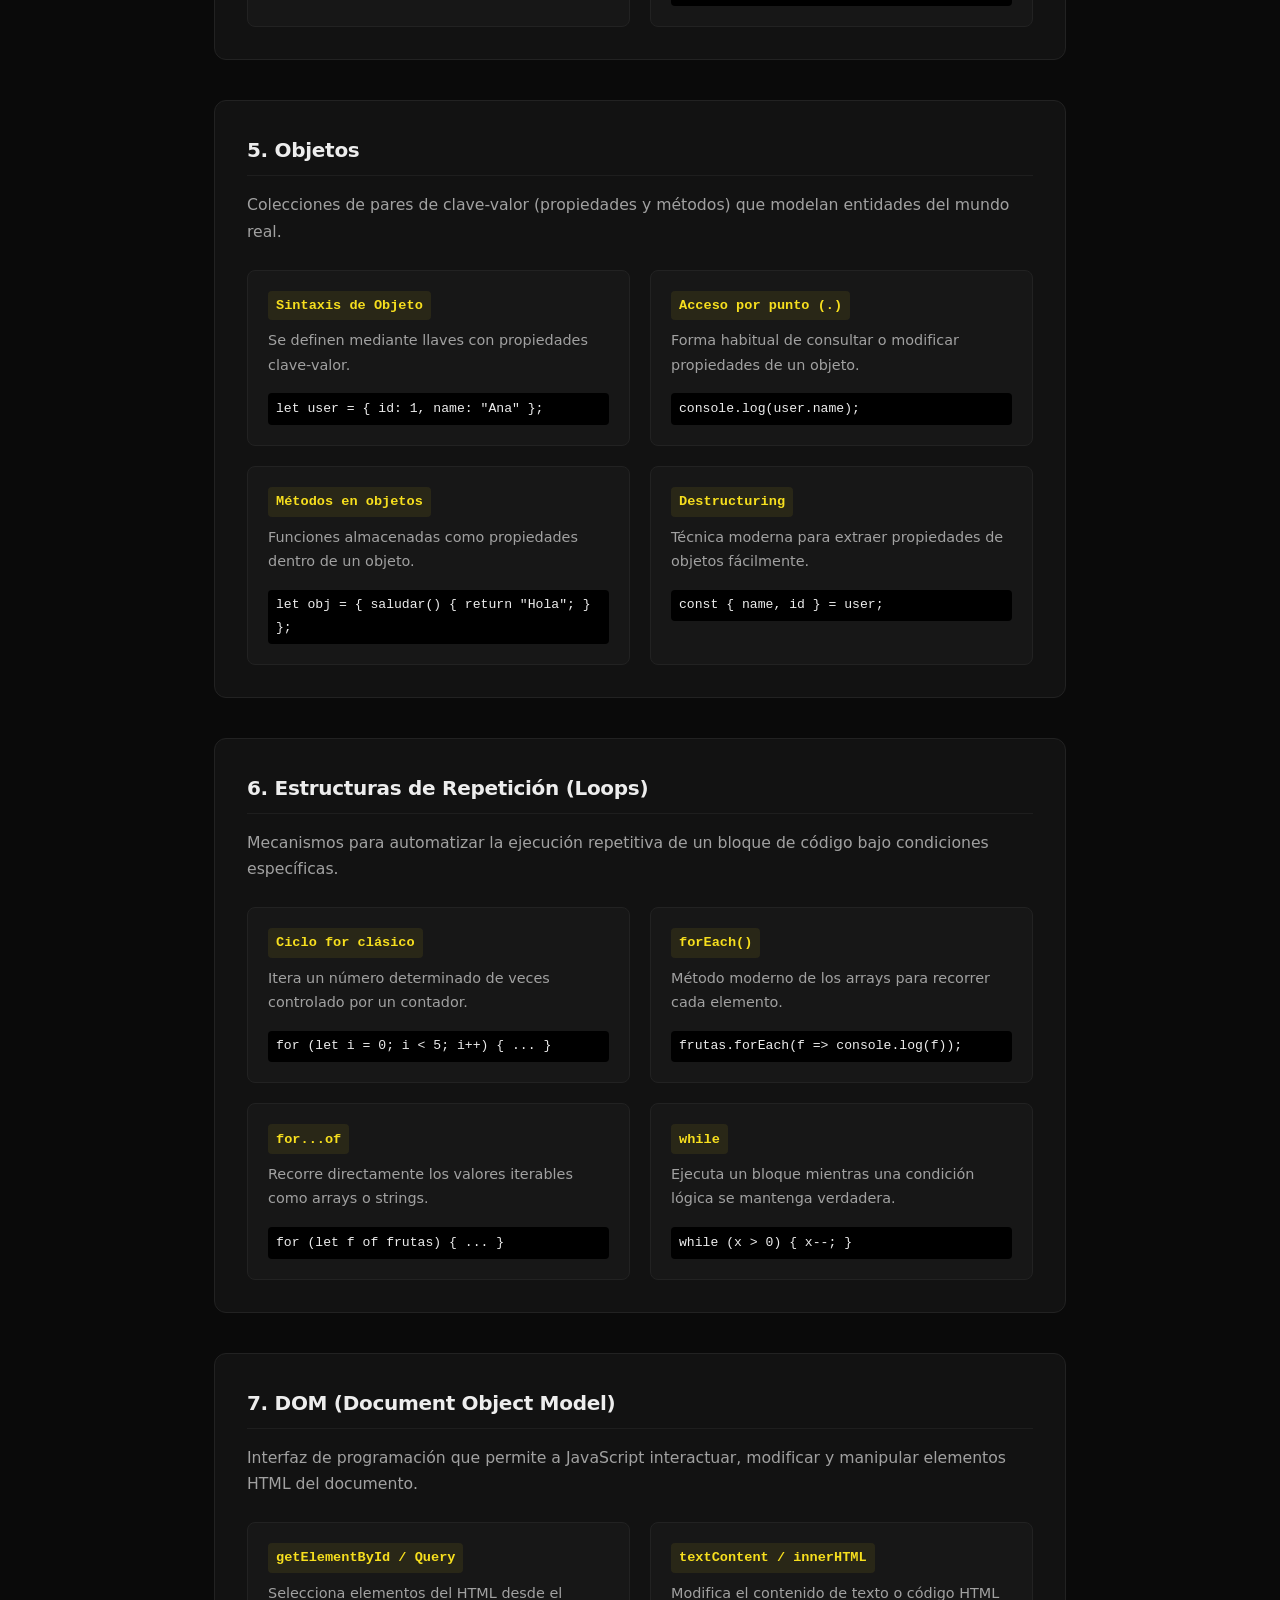
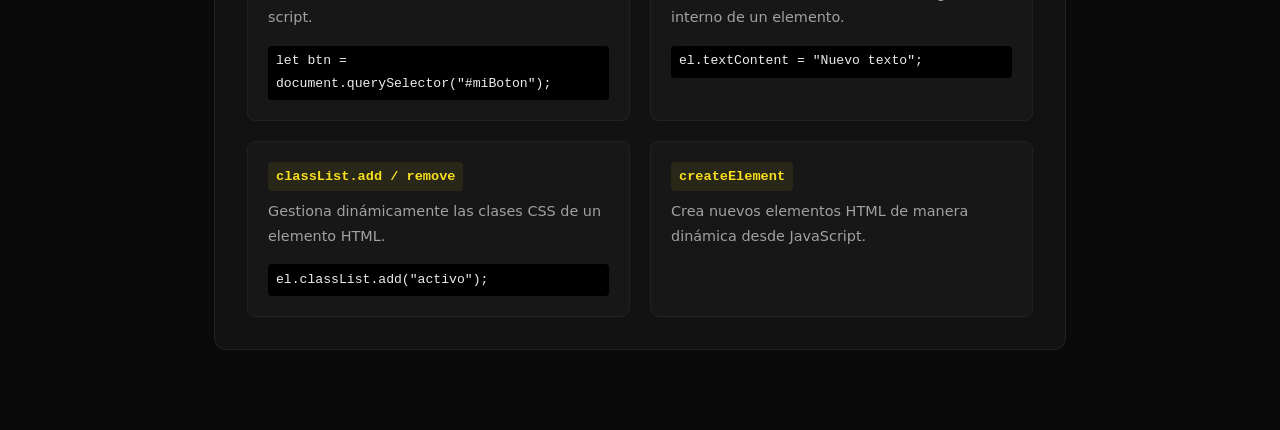
<file: javascript.html>
<!DOCTYPE html>
<html lang="es">
<head>
    <meta charset="UTF-8">
    <meta name="viewport" content="width=device-width, initial-scale=1.0">
    <title>JavaScript - Base de Conocimiento</title>
    <script>
        function cambiarTema(tema) {
            document.documentElement.classList.remove('theme-fallout', 'theme-cyberpunk');
            if (tema !== 'default') {
                document.documentElement.classList.add('theme-' + tema);
            }
            localStorage.setItem('user-theme', tema);
        }
        function navegarACategoria(idSeccion) {
            if (!idSeccion) return;
            const elemento = document.getElementById(idSeccion);
            if (elemento) {
                elemento.scrollIntoView({ behavior: 'smooth', block: 'start' });
            }
        }
        (function() {
            const temaGuardado = localStorage.getItem('user-theme') || 'default';
            if (temaGuardado !== 'default') {
                document.documentElement.classList.add('theme-' + temaGuardado);
            }
            window.addEventListener('DOMContentLoaded', () => {
                const selector = document.getElementById('theme-selector');
                if (selector) selector.value = temaGuardado;
            });
        })();
    </script>
    <style>
        html {
            scroll-behavior: smooth;
        }
        :root {
            --bg-color: #0a0a0a;
            --card-bg: #121212;
            --text-primary: #ededed;
            --text-secondary: #a1a1a1;
            --border-color: #222222;
            --font-sans: system-ui, -apple-system, BlinkMacSystemFont, 'Segoe UI', Roboto, sans-serif;
            --accent-code: #f7df1e;
            --accent-code-bg: rgba(247, 223, 30, 0.08);
        }
        html.theme-fallout {
            --bg-color: #050f05;
            --card-bg: #0c1c0c;
            --text-primary: #33ff33;
            --text-secondary: #1ea746;
            --border-color: #1b4d1b;
            --accent-code: #10b981;
            --accent-code-bg: rgba(16, 185, 129, 0.08);
        }
        html.theme-cyberpunk {
            --bg-color: #080314;
            --card-bg: #14082c;
            --text-primary: #00f0ff;
            --text-secondary: #c77dff;
            --border-color: #ff007f;
            --accent-code: #ff007f;
            --accent-code-bg: rgba(255, 0, 127, 0.08);
        }
        * {
            margin: 0;
            padding: 0;
            box-sizing: border-box;
        }
        body {
            background-color: var(--bg-color);
            color: var(--text-primary);
            font-family: var(--font-sans);
            line-height: 1.7;
            display: flex;
            flex-direction: column;
            min-height: 100vh;
        }
        .container {
            width: 100%;
            max-width: 900px;
            margin: 0 auto;
            padding: 0 1.5rem;
        }
        .site-header {
            border-bottom: 1px solid var(--border-color);
            padding: 1.25rem 0;
            background-color: rgba(10, 10, 10, 0.9);
            position: sticky;
            top: 0;
            z-index: 10;
            backdrop-filter: blur(8px);
        }
        .site-header .container {
            display: flex;
            justify-content: space-between;
            align-items: center;
            flex-wrap: wrap;
            gap: 1rem;
        }
        .logo {
            font-size: 0.95rem;
            font-weight: 600;
        }
        .logo a {
            color: var(--text-secondary);
            text-decoration: none;
            transition: color 0.2s ease;
        }
        .logo a:hover {
            color: var(--text-primary);
        }
        .nav-links {
            display: flex;
            gap: 1rem;
            align-items: center;
            flex-wrap: wrap;
        }
        .nav-links a {
            color: var(--text-secondary);
            text-decoration: none;
            font-size: 0.9rem;
            transition: color 0.2s ease;
        }
        .nav-links a:hover {
            color: var(--text-primary);
        }
        .main-content {
            flex: 1;
            padding-top: 3.5rem;
            padding-bottom: 5rem;
        }
        .hero {
            margin-bottom: 3rem;
        }
        .hero h2 {
            font-size: 2.2rem;
            letter-spacing: -0.5px;
            margin-bottom: 0.6rem;
        }
        .hero p {
            color: var(--text-secondary);
            font-size: 1.05rem;
        }
        .intro-box {
            background-color: var(--card-bg);
            border: 1px solid var(--border-color);
            border-radius: 12px;
            padding: 2rem;
            margin-bottom: 2.5rem;
        }
        .intro-box h3 {
            font-size: 1.3rem;
            font-weight: 600;
            margin-bottom: 1rem;
            letter-spacing: -0.3px;
        }
        .intro-box p {
            color: var(--text-secondary);
            font-size: 0.98rem;
            margin-bottom: 1rem;
        }
        .content-stack {
            display: flex;
            flex-direction: column;
            gap: 2.5rem;
        }
        .content-block {
            background-color: var(--card-bg);
            border: 1px solid var(--border-color);
            border-radius: 12px;
            padding: 2rem;
            scroll-margin-top: 100px;
        }
        .content-block h3 {
            font-size: 1.25rem;
            font-weight: 600;
            margin-bottom: 1rem;
            letter-spacing: -0.3px;
            border-bottom: 1px solid rgba(255, 255, 255, 0.05);
            padding-bottom: 0.5rem;
        }
        .content-block p {
            color: var(--text-secondary);
            font-size: 0.98rem;
            margin-bottom: 1rem;
        }
        pre {
            background-color: #050505;
            border: 1px solid var(--border-color);
            border-radius: 6px;
            padding: 1rem;
            overflow-x: auto;
            font-family: monospace;
            font-size: 0.9rem;
            color: var(--accent-code);
            margin: 1rem 0;
        }
        .tags-grid {
            display: grid;
            grid-template-columns: repeat(auto-fit, minmax(260px, 1fr));
            gap: 1.25rem;
            margin-top: 1.5rem;
        }
        .tag-card {
            background-color: rgba(255, 255, 255, 0.02);
            border: 1px solid var(--border-color);
            border-radius: 8px;
            padding: 1.25rem;
            display: flex;
            flex-direction: column;
            gap: 0.5rem;
        }
        .tag-badge {
            font-family: monospace;
            font-size: 0.85rem;
            font-weight: 600;
            color: var(--accent-code);
            background-color: var(--accent-code-bg);
            padding: 0.2rem 0.5rem;
            border-radius: 4px;
            align-self: flex-start;
        }
        .tag-card p {
            font-size: 0.9rem;
            color: var(--text-secondary);
            margin-bottom: 0.5rem;
        }
        .tag-card code {
            font-size: 0.82rem;
            color: var(--text-primary);
            background: #000;
            padding: 0.3rem 0.5rem;
            border-radius: 4px;
            display: block;
            overflow-x: auto;
        }
        .site-footer {
            border-top: 1px solid var(--border-color);
            padding: 2rem 0;
            text-align: center;
            color: var(--text-secondary);
            font-size: 0.85rem;
        }
        .select-custom {
            background: var(--card-bg);
            color: var(--text-primary);
            border: 1px solid var(--border-color);
            padding: 0.3rem 0.5rem;
            border-radius: 4px;
            font-size: 0.85rem;
            cursor: pointer;
        }
        .btn-ejemplo {
            background-color: var(--accent-code);
            color: #000;
            padding: 0.3rem 0.8rem;
            border-radius: 4px;
            text-decoration: none;
            font-size: 0.85rem;
            font-weight: 600;
            transition: opacity 0.2s;
        }
        .btn-ejemplo:hover {
            opacity: 0.8;
        }
    </style>
</head>
<body>
    <header class="site-header">
        <div class="container">
            <h1 class="logo">
                <a href="index.html">Knowledge Base</a> / 
                <a href="prog.html">Programación</a> / 
                JavaScript
            </h1>
            <nav class="nav-links">
                <!-- Menú desplegable de categorías de JS -->
                <select id="jump-menu" onchange="navegarACategoria(this.value); this.value='';" class="select-custom">
                    <option value="" disabled selected>📂 Ir a categoría...</option>
                    <option value="seccion-1">1. Variables y Tipos de Datos</option>
                    <option value="seccion-2">2. Operadores y Condicionales</option>
                    <option value="seccion-3">3. Funciones</option>
                    <option value="seccion-4">4. Arrays (Arreglos)</option>
                    <option value="seccion-5">5. Objetos</option>
                    <option value="seccion-6">6. Estructuras de Repetición (Loops)</option>
                    <option value="seccion-7">7. DOM (Document Object Model)</option>
                    <option value="seccion-8">8. Eventos y Asincronía básica</option>
                </select>

                <a href="JsE.html" class="btn-ejemplo">✨ Mostrar Ejemplo</a>
                <a href="index.html">Inicio</a>
                <a href="prog.html">Programación</a>
                
                <!-- Selector de temas -->
                <select id="theme-selector" onchange="cambiarTema(this.value)" class="select-custom">
                    <option value="default">✨ Base (Actual)</option>
                    <option value="fallout">🟢 Fallout</option>
                    <option value="cyberpunk">🟣 Cyberpunk</option>
                </select>
            </nav>
        </div>
    </header>

    <main class="main-content container">
        <section class="hero">
            <h2>Apuntes Completos de JavaScript</h2>
            <p>Guía estructurada y exhaustiva sobre el lenguaje de programación de la web, organizada por categorías temáticas y conceptos esenciales.</p>
        </section>

        <!-- Bloque Introductorio Explicativo -->
        <section class="intro-box">
            <h3>¿Qué es JavaScript y para qué sirve?</h3>
            <p>
                <strong>JavaScript (JS)</strong> es un lenguaje de programación interpretado, ligero y de tipado dinámico, conocido principalmente como el lenguaje de scripting para páginas web. Junto con HTML y CSS, forma los tres pilares fundamentales de la tecnología de la World Wide Web.
            </p>
            <p>
                <strong>¿Para qué sirve?</strong> Mientras HTML proporciona la estructura y CSS el diseño visual, JavaScript se encarga de la <strong>interactividad y la lógica</strong>. Permite crear contenido dinámico en las páginas, controlar multimedia, animar imágenes, validar formularios, responder a acciones del usuario (como clics y teclas) y conectar aplicaciones web con servidores en tiempo real.
            </p>
        </section>

        <div class="content-stack">
            
            <!-- 1. Variables y Tipos de Datos -->
            <article class="content-block" id="seccion-1">
                <h3>1. Variables y Tipos de Datos</h3>
                <p>Las variables son contenedores para almacenar datos, y los tipos determinan qué clase de valores podemos guardar en ellas.</p>
                
<pre>// Declaración moderna de variables
let nombre = "Carlos";
const anioNacimiento = 2000;
var antiguo = "Evitar usar var";</pre>

                <div class="tags-grid">
                    <div class="tag-card">
                        <span class="tag-badge">let</span>
                        <p>Declara una variable con ámbito de bloque y valor reasignable.</p>
                        <code>let edad = 25;</code>
                    </div>
                    <div class="tag-card">
                        <span class="tag-badge">const</span>
                        <p>Declara una constante cuyo valor no puede ser reasignado.</p>
                        <code>const pi = 3.1416;</code>
                    </div>
                    <div class="tag-card">
                        <span class="tag-badge">String (Texto)</span>
                        <p>Cadenas de caracteres delimitadas por comillas.</p>
                        <code>let texto = "Hola mundo";</code>
                    </div>
                    <div class="tag-card">
                        <span class="tag-badge">Number / Boolean</span>
                        <p>Valores numéricos (enteros/decimales) y lógicos (true/false).</p>
                        <code>let activo = true;</code>
                    </div>
                </div>
            </article>

            <!-- 2. Operadores y Condicionales -->
            <article class="content-block" id="seccion-2">
                <h3>2. Operadores y Condicionales</h3>
                <p>Herramientas para tomar decisiones en el código evaluando expresiones lógicas y comparaciones.</p>

                <div class="tags-grid">
                    <div class="tag-card">
                        <span class="tag-badge">if / else</span>
                        <p>Ejecuta un bloque de código si una condición se cumple (true).</p>
                        <code>if (edad >= 18) { ... }</code>
                    </div>
                    <div class="tag-card">
                        <span class="tag-badge">Operador Estricto (===)</span>
                        <p>Compara tanto el valor como el tipo de dato de dos variables.</p>
                        <code>if (x === 5) { ... }</code>
                    </div>
                    <div class="tag-card">
                        <span class="tag-badge">Operadores lógicos</span>
                        <p>Permiten combinar condiciones (AND: &&, OR: ||, NOT: !).</p>
                        <code>if (a && b) { ... }</code>
                    </div>
                    <div class="tag-card">
                        <span class="tag-badge">Operador Ternario</span>
                        <p>Una forma abreviada de escribir una estructura condicional if-else.</p>
                        <code>let r = (edad >= 18) ? "Sí" : "No";</code>
                    </div>
                </div>
            </article>

            <!-- 3. Funciones -->
            <article class="content-block" id="seccion-3">
                <h3>3. Funciones</h3>
                <p>Bloques de código reutilizables diseñados para realizar tareas específicas y retornar valores procesados.</p>

                <div class="tags-grid">
                    <div class="tag-card">
                        <span class="tag-badge">Función Declarada</span>
                        <p>Sintaxis clásica que soporta elevación (hoisting) en el script.</p>
                        <code>function sumar(a, b) { return a + b; }</code>
                    </div>
                    <div class="tag-card">
                        <span class="tag-badge">Función Flecha (Arrow)</span>
                        <p>Sintaxis moderna, limpia y concisa introducida en ES6.</p>
                        <code>const multiplicar = (a, b) => a * b;</code>
                    </div>
                    <div class="tag-card">
                        <span class="tag-badge">Parámetros</span>
                        <p>Valores de entrada que se le pasan a la función para operar.</p>
                        <code>function saludar(nombre) { ... }</code>
                    </div>
                    <div class="tag-card">
                        <span class="tag-badge">return</span>
                        <p>Devuelve el resultado final de la ejecución de la función.</p>
                        <code>return resultado;</code>
                    </div>
                </div>
            </article>

            <!-- 4. Arrays (Arreglos) -->
            <article class="content-block" id="seccion-4">
                <h3>4. Arrays (Arreglos)</h3>
                <p>Estructuras de datos ordenadas que permiten almacenar múltiples valores en una sola variable.</p>

                <div class="tags-grid">
                    <div class="tag-card">
                        <span class="tag-badge">Creación de Arrays</span>
                        <p>Se definen utilizando corchetes separando elementos por comas.</p>
                        <code>let frutas = ["Manzana", "Pera"];</code>
                    </div>
                    <div class="tag-card">
                        <span class="tag-badge">push() / pop()</span>
                        <p>Añade elementos al final o extrae el último elemento del array.</p>
                        <code>frutas.push("Uva");</code>
                    </div>
                    <div class="tag-card">
                        <span class="tag-badge">map()</span>
                        <p>Transforma cada elemento del array devolviendo un nuevo arreglo.</p>
                        <code>let dobles = nums.map(n => n * 2);</code>
                    </div>
                    <div class="tag-card">
                        <span class="tag-badge">filter()</span>
                        <p>Filtra elementos que cumplan una condición específica.</p>
                        <code>let altos = pers.filter(p => p.edad > 18);</code>
                    </div>
                </div>
            </article>

            <!-- 5. Objetos -->
            <article class="content-block" id="seccion-5">
                <h3>5. Objetos</h3>
                <p>Colecciones de pares de clave-valor (propiedades y métodos) que modelan entidades del mundo real.</p>

                <div class="tags-grid">
                    <div class="tag-card">
                        <span class="tag-badge">Sintaxis de Objeto</span>
                        <p>Se definen mediante llaves con propiedades clave-valor.</p>
                        <code>let user = { id: 1, name: "Ana" };</code>
                    </div>
                    <div class="tag-card">
                        <span class="tag-badge">Acceso por punto (.)</span>
                        <p>Forma habitual de consultar o modificar propiedades de un objeto.</p>
                        <code>console.log(user.name);</code>
                    </div>
                    <div class="tag-card">
                        <span class="tag-badge">Métodos en objetos</span>
                        <p>Funciones almacenadas como propiedades dentro de un objeto.</p>
                        <code>let obj = { saludar() { return "Hola"; } };</code>
                    </div>
                    <div class="tag-card">
                        <span class="tag-badge">Destructuring</span>
                        <p>Técnica moderna para extraer propiedades de objetos fácilmente.</p>
                        <code>const { name, id } = user;</code>
                    </div>
                </div>
            </article>

            <!-- 6. Estructuras de Repetición (Loops) -->
            <article class="content-block" id="seccion-6">
                <h3>6. Estructuras de Repetición (Loops)</h3>
                <p>Mecanismos para automatizar la ejecución repetitiva de un bloque de código bajo condiciones específicas.</p>

                <div class="tags-grid">
                    <div class="tag-card">
                        <span class="tag-badge">Ciclo for clásico</span>
                        <p>Itera un número determinado de veces controlado por un contador.</p>
                        <code>for (let i = 0; i < 5; i++) { ... }</code>
                    </div>
                    <div class="tag-card">
                        <span class="tag-badge">forEach()</span>
                        <p>Método moderno de los arrays para recorrer cada elemento.</p>
                        <code>frutas.forEach(f => console.log(f));</code>
                    </div>
                    <div class="tag-card">
                        <span class="tag-badge">for...of</span>
                        <p>Recorre directamente los valores iterables como arrays o strings.</p>
                        <code>for (let f of frutas) { ... }</code>
                    </div>
                    <div class="tag-card">
                        <span class="tag-badge">while</span>
                        <p>Ejecuta un bloque mientras una condición lógica se mantenga verdadera.</p>
                        <code>while (x > 0) { x--; }</code>
                    </div>
                </div>
            </article>

            <!-- 7. DOM (Document Object Model) -->
            <article class="content-block" id="seccion-7">
                <h3>7. DOM (Document Object Model)</h3>
                <p>Interfaz de programación que permite a JavaScript interactuar, modificar y manipular elementos HTML del documento.</p>

                <div class="tags-grid">
                    <div class="tag-card">
                        <span class="tag-badge">getElementById / Query</span>
                        <p>Selecciona elementos del HTML desde el script.</p>
                        <code>let btn = document.querySelector("#miBoton");</code>
                    </div>
                    <div class="tag-card">
                        <span class="tag-badge">textContent / innerHTML</span>
                        <p>Modifica el contenido de texto o código HTML interno de un elemento.</p>
                        <code>el.textContent = "Nuevo texto";</code>
                    </div>
                    <div class="tag-card">
                        <span class="tag-badge">classList.add / remove</span>
                        <p>Gestiona dinámicamente las clases CSS de un elemento HTML.</p>
                        <code>el.classList.add("activo");</code>
                    </div>
                    <div class="tag-card">
                        <span class="tag-badge">createElement</span>
                        <p>Crea nuevos elementos HTML de manera dinámica desde JavaScript.</p
</file>
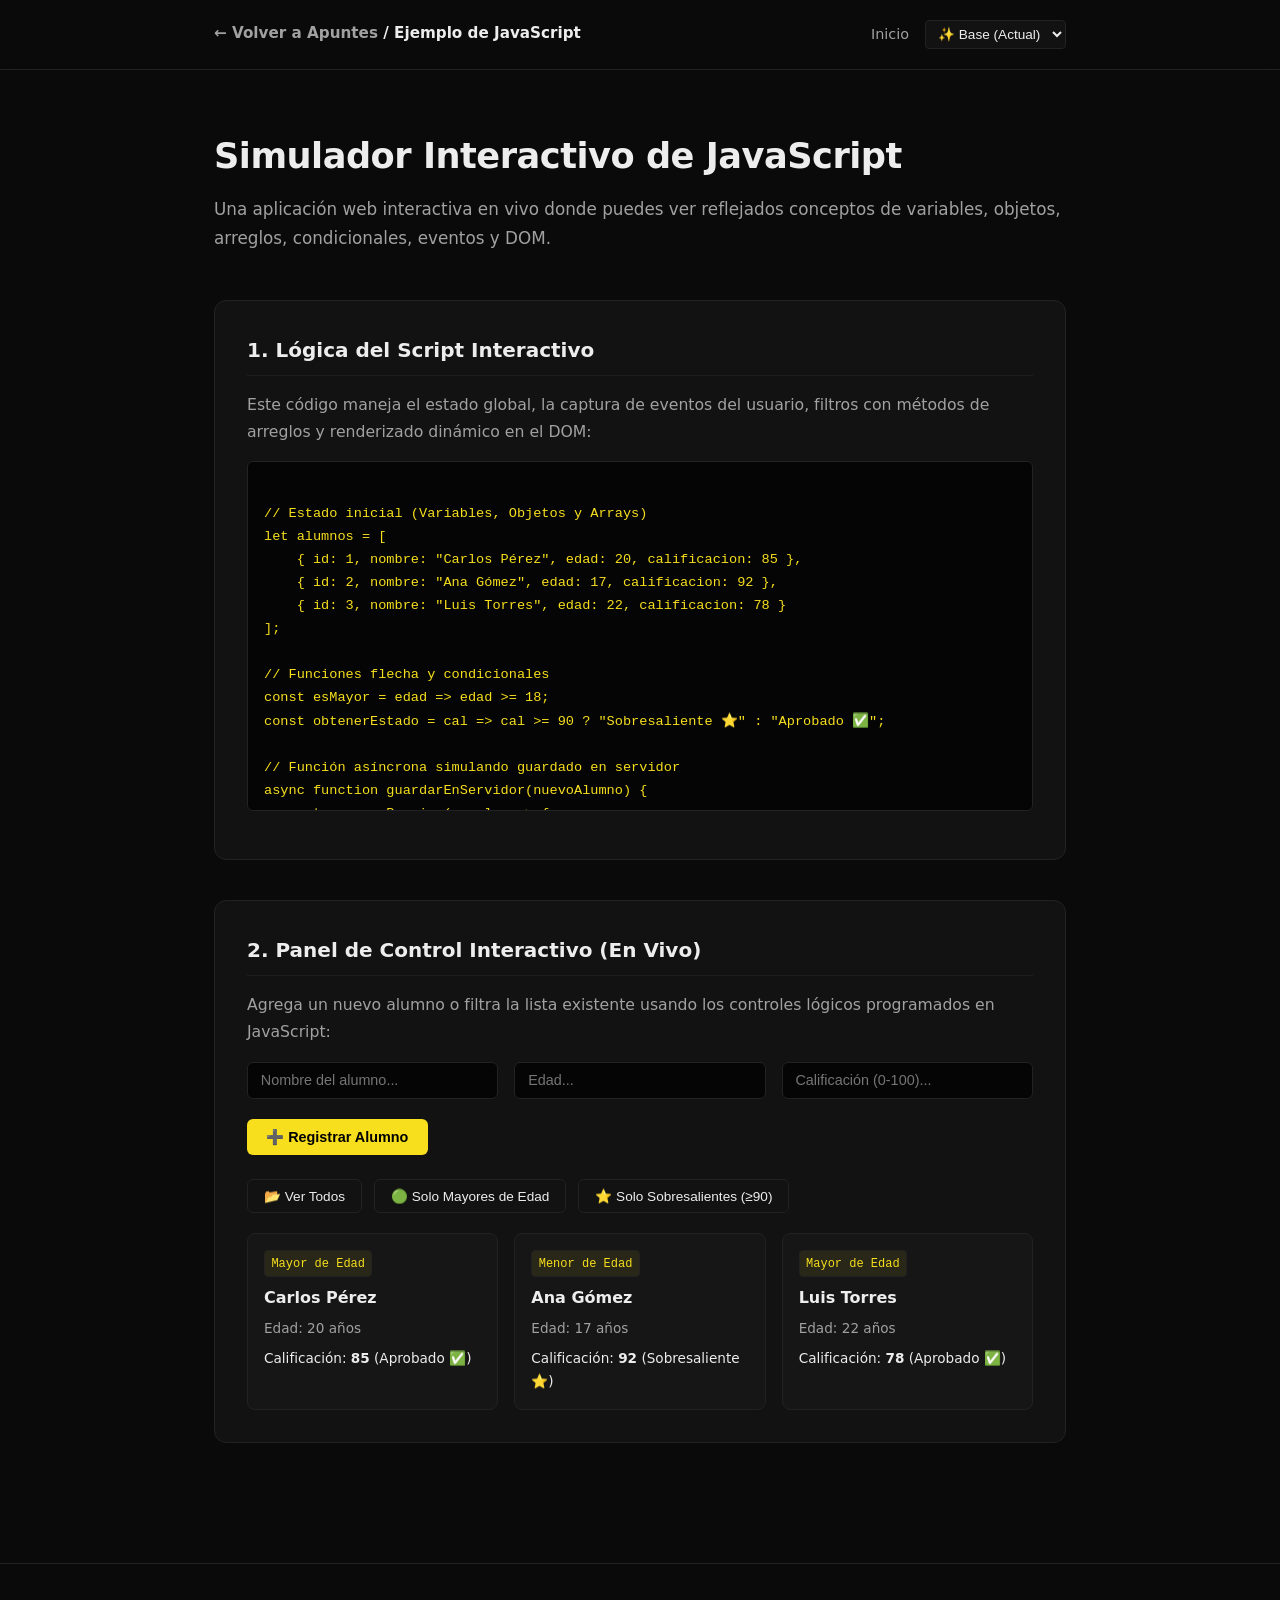
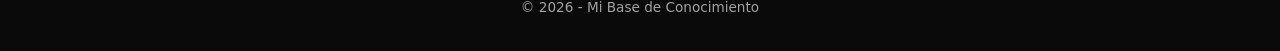
<file: JsE.html>
<!DOCTYPE html>
<html lang="es">
<head>
    <meta charset="UTF-8">
    <meta name="viewport" content="width=device-width, initial-scale=1.0">
    <title>Ejemplo Práctico e Interactivo - JavaScript</title>
    <script>
        function cambiarTema(tema) {
            document.documentElement.classList.remove('theme-fallout', 'theme-cyberpunk');
            if (tema !== 'default') {
                document.documentElement.classList.add('theme-' + tema);
            }
            localStorage.setItem('user-theme', tema);
        }
        (function() {
            const temaGuardado = localStorage.getItem('user-theme') || 'default';
            if (temaGuardado !== 'default') {
                document.documentElement.classList.add('theme-' + temaGuardado);
            }
            window.addEventListener('DOMContentLoaded', () => {
                const selector = document.getElementById('theme-selector');
                if (selector) selector.value = temaGuardado;
            });
        })();
    </script>
    <style>
        :root {
            --bg-color: #0a0a0a;
            --card-bg: #121212;
            --text-primary: #ededed;
            --text-secondary: #a1a1a1;
            --border-color: #222222;
            --font-sans: system-ui, -apple-system, BlinkMacSystemFont, 'Segoe UI', Roboto, sans-serif;
            --accent-code: #f7df1e;
            --accent-code-bg: rgba(247, 223, 30, 0.08);
        }
        html.theme-fallout {
            --bg-color: #050f05;
            --card-bg: #0c1c0c;
            --text-primary: #33ff33;
            --text-secondary: #1ea746;
            --border-color: #1b4d1b;
            --accent-code: #10b981;
            --accent-code-bg: rgba(16, 185, 129, 0.08);
        }
        html.theme-cyberpunk {
            --bg-color: #080314;
            --card-bg: #14082c;
            --text-primary: #00f0ff;
            --text-secondary: #c77dff;
            --border-color: #ff007f;
            --accent-code: #ff007f;
            --accent-code-bg: rgba(255, 0, 127, 0.08);
        }
        * {
            margin: 0;
            padding: 0;
            box-sizing: border-box;
        }
        body {
            background-color: var(--bg-color);
            color: var(--text-primary);
            font-family: var(--font-sans);
            line-height: 1.7;
            display: flex;
            flex-direction: column;
            min-height: 100vh;
        }
        .container {
            width: 100%;
            max-width: 900px;
            margin: 0 auto;
            padding: 0 1.5rem;
        }
        .site-header {
            border-bottom: 1px solid var(--border-color);
            padding: 1.25rem 0;
            background-color: rgba(10, 10, 10, 0.9);
            position: sticky;
            top: 0;
            z-index: 10;
            backdrop-filter: blur(8px);
        }
        .site-header .container {
            display: flex;
            justify-content: space-between;
            align-items: center;
            flex-wrap: wrap;
            gap: 1rem;
        }
        .logo {
            font-size: 0.95rem;
            font-weight: 600;
        }
        .logo a {
            color: var(--text-secondary);
            text-decoration: none;
            transition: color 0.2s ease;
        }
        .logo a:hover {
            color: var(--text-primary);
        }
        .nav-links {
            display: flex;
            gap: 1rem;
            align-items: center;
            flex-wrap: wrap;
        }
        .nav-links a {
            color: var(--text-secondary);
            text-decoration: none;
            font-size: 0.9rem;
            transition: color 0.2s ease;
        }
        .nav-links a:hover {
            color: var(--text-primary);
        }
        .main-content {
            flex: 1;
            padding-top: 3.5rem;
            padding-bottom: 5rem;
        }
        .hero {
            margin-bottom: 3rem;
        }
        .hero h2 {
            font-size: 2.2rem;
            letter-spacing: -0.5px;
            margin-bottom: 0.6rem;
        }
        .hero p {
            color: var(--text-secondary);
            font-size: 1.05rem;
        }
        .content-block {
            background-color: var(--card-bg);
            border: 1px solid var(--border-color);
            border-radius: 12px;
            padding: 2rem;
            margin-bottom: 2.5rem;
        }
        .content-block h3 {
            font-size: 1.25rem;
            font-weight: 600;
            margin-bottom: 1rem;
            border-bottom: 1px solid rgba(255, 255, 255, 0.05);
            padding-bottom: 0.5rem;
        }
        .content-block p {
            color: var(--text-secondary);
            font-size: 0.98rem;
            margin-bottom: 1rem;
        }
        pre {
            background-color: #050505;
            border: 1px solid var(--border-color);
            border-radius: 6px;
            padding: 1rem;
            overflow-x: auto;
            font-family: monospace;
            font-size: 0.85rem;
            color: var(--accent-code);
            margin: 1rem 0;
            max-height: 350px;
        }
        .select-custom {
            background: var(--card-bg);
            color: var(--text-primary);
            border: 1px solid var(--border-color);
            padding: 0.3rem 0.5rem;
            border-radius: 4px;
            font-size: 0.85rem;
            cursor: pointer;
        }
        
        /* Estilos del Simulador Interactivo */
        .form-group {
            display: grid;
            grid-template-columns: repeat(auto-fit, minmax(200px, 1fr));
            gap: 1rem;
            margin-bottom: 1.25rem;
        }
        .input-field {
            background: #050505;
            border: 1px solid var(--border-color);
            color: var(--text-primary);
            padding: 0.6rem 0.8rem;
            border-radius: 6px;
            font-size: 0.9rem;
            width: 100%;
        }
        .input-field:focus {
            outline: none;
            border-color: var(--accent-code);
        }
        .btn-accion {
            background-color: var(--accent-code);
            color: #000;
            padding: 0.6rem 1.2rem;
            border: none;
            border-radius: 6px;
            font-weight: 600;
            cursor: pointer;
            font-size: 0.9rem;
            transition: opacity 0.2s;
        }
        .btn-accion:hover {
            opacity: 0.85;
        }
        .btn-secundario {
            background: transparent;
            color: var(--text-primary);
            border: 1px solid var(--border-color);
            padding: 0.5rem 1rem;
            border-radius: 6px;
            font-size: 0.85rem;
            cursor: pointer;
            transition: border-color 0.2s;
        }
        .btn-secundario:hover {
            border-color: var(--accent-code);
        }
        .toolbar {
            display: flex;
            gap: 0.75rem;
            flex-wrap: wrap;
            margin: 1.25rem 0;
        }
        .cards-grid {
            display: grid;
            grid-template-columns: repeat(auto-fill, minmax(240px, 1fr));
            gap: 1rem;
            margin-top: 1.25rem;
        }
        .alumno-card {
            background: rgba(255, 255, 255, 0.02);
            border: 1px solid var(--border-color);
            border-radius: 8px;
            padding: 1rem;
            display: flex;
            flex-direction: column;
            gap: 0.4rem;
        }
        .alumno-card h4 {
            font-size: 1rem;
            color: var(--text-primary);
        }
        .alumno-card p {
            font-size: 0.85rem;
            margin-bottom: 0 !important;
        }
        .badge {
            font-size: 0.75rem;
            font-family: monospace;
            padding: 0.15rem 0.4rem;
            border-radius: 4px;
            align-self: flex-start;
            background: var(--accent-code-bg);
            color: var(--accent-code);
            border: 1px solid var(--border-color);
        }
        .site-footer {
            border-top: 1px solid var(--border-color);
            padding: 2rem 0;
            text-align: center;
            color: var(--text-secondary);
            font-size: 0.85rem;
        }
    </style>
</head>
<body>
    <header class="site-header">
        <div class="container">
            <h1 class="logo">
                <a href="javascript.html">&larr; Volver a Apuntes</a> / Ejemplo de JavaScript
            </h1>
            <nav class="nav-links">
                <a href="index.html">Inicio</a>
                <select id="theme-selector" onchange="cambiarTema(this.value)" class="select-custom">
                    <option value="default">✨ Base (Actual)</option>
                    <option value="fallout">🟢 Fallout</option>
                    <option value="cyberpunk">🟣 Cyberpunk</option>
                </select>
            </nav>
        </div>
    </header>

    <main class="main-content container">
        <section class="hero">
            <h2>Simulador Interactivo de JavaScript</h2>
            <p>Una aplicación web interactiva en vivo donde puedes ver reflejados conceptos de variables, objetos, arreglos, condicionales, eventos y DOM.</p>
        </section>

        <!-- SECCIÓN 1: Código Fuente Explicado -->
        <article class="content-block">
            <h3>1. Lógica del Script Interactivo</h3>
            <p>Este código maneja el estado global, la captura de eventos del usuario, filtros con métodos de arreglos y renderizado dinámico en el DOM:</p>
            <pre><code>
// Estado inicial (Variables, Objetos y Arrays)
let alumnos = [
    { id: 1, nombre: "Carlos Pérez", edad: 20, calificacion: 85 },
    { id: 2, nombre: "Ana Gómez", edad: 17, calificacion: 92 },
    { id: 3, nombre: "Luis Torres", edad: 22, calificacion: 78 }
];

// Funciones flecha y condicionales
const esMayor = edad => edad >= 18;
const obtenerEstado = cal => cal >= 90 ? "Sobresaliente ⭐" : "Aprobado ✅";

// Función asíncrona simulando guardado en servidor
async function guardarEnServidor(nuevoAlumno) {
    return new Promise(resolve => {
        setTimeout(() => {
            alumnos.push(nuevoAlumno);
            resolve(true);
        }, 800);
    });
}
            </code></pre>
        </article>

        <!-- SECCIÓN 2: Demostración Interactiva en Vivo -->
        <article class="content-block">
            <h3>2. Panel de Control Interactivo (En Vivo)</h3>
            <p>Agrega un nuevo alumno o filtra la lista existente usando los controles lógicos programados en JavaScript:</p>
            
            <!-- Formulario de entrada (DOM Inputs & Eventos) -->
            <div class="form-group">
                <input type="text" id="inputNombre" class="input-field" placeholder="Nombre del alumno...">
                <input type="number" id="inputEdad" class="input-field" placeholder="Edad..." min="1" max="100">
                <input type="number" id="inputCalificacion" class="input-field" placeholder="Calificación (0-100)..." min="0" max="100">
            </div>
            <button id="btnAdd" class="btn-accion">➕ Registrar Alumno</button>

            <!-- Botones de filtrado interactivo (Arrays .filter y .map) -->
            <div class="toolbar" style="margin-top: 1.5rem;">
                <button class="btn-secundario" onclick="filtrarVista('todos')">📂 Ver Todos</button>
                <button class="btn-secundario" onclick="filtrarVista('mayores')">🟢 Solo Mayores de Edad</button>
                <button class="btn-secundario" onclick="filtrarVista('sobresalientes')">⭐ Solo Sobresalientes (≥90)</button>
            </div>

            <!-- Contenedor dinámico donde se renderiza el DOM -->
            <div id="contenedorAlumnos" class="cards-grid"></div>
        </article>
    </main>

    <footer class="site-footer">
        <div class="container">
            <p>&copy; 2026 - Mi Base de Conocimiento</p>
        </div>
    </footer>

    <!-- Script de Interactividad Completo -->
    <script>
        // Base de datos local (Array de Objetos)
        let listaAlumnos = [
            { id: 1, nombre: "Carlos Pérez", edad: 20, calificacion: 85 },
            { id: 2, nombre: "Ana Gómez", edad: 17, calificacion: 92 },
            { id: 3, nombre: "Luis Torres", edad: 22, calificacion: 78 }
        ];

        let filtroActual = 'todos';

        // Función para renderizar tarjetas en el DOM (Loops y Template Literals)
        function renderizarAlumnos(datos) {
            const contenedor = document.getElementById("contenedorAlumnos");
            
            if (datos.length === 0) {
                contenedor.innerHTML = `<p style="color: var(--text-secondary); grid-column: 1/-1;">No se encontraron registros con este filtro.</p>`;
                return;
            }

            // Mapeamos los objetos a tarjetas HTML dinámicas
            contenedor.innerHTML = datos.map(alumno => {
                let esMayor = alumno.edad >= 18;
                let estadoCal = alumno.calificacion >= 90 ? "Sobresaliente ⭐" : "Aprobado ✅";
                
                return `
                    <div class="alumno-card">
                        <span class="badge">${esMayor ? 'Mayor de Edad' : 'Menor de Edad'}</span>
                        <h4>${alumno.nombre}</h4>
                        <p style="color: var(--text-secondary);">Edad: ${alumno.edad} años</p>
                        <p style="color: var(--text-primary);">Calificación: <strong>${alumno.calificacion}</strong> (${estadoCal})</p>
                    </div>
                `;
            }).join('');
        }

        // Lógica de filtrado con métodos de Arrays (.filter)
        function filtrarVista(tipo) {
            filtroActual = tipo;
            let resultado = listaAlumnos;

            if (tipo === 'mayores') {
                resultado = listaAlumnos.filter(a => a.edad >= 18);
            } else if (tipo === 'sobresalientes') {
                resultado = listaAlumnos.filter(a => a.calificacion >= 90);
            }

            renderizarAlumnos(resultado);
        }

        // Event Listener para agregar nuevos registros (Asincronía y DOM)
        document.getElementById("btnAdd").addEventListener("click", async () => {
            const nombre = document.getElementById("inputNombre").value.trim();
            const edad = parseInt(document.getElementById("inputEdad").value);
            const calificacion = parseInt(document.getElementById("inputCalificacion").value);

            // Condicionales de validación básica
            if (!nombre || isNaN(edad) || isNaN(calificacion)) {
                alert("Por favor completa todos los campos correctamente.");
                return;
            }

            const btn = document.getElementById("btnAdd");
            btn.textContent = "⌛ Guardando...";
            btn.disabled = true;

            // Simulación de Promesa y Async/Await
            await new Promise(resolve => setTimeout(resolve, 800));

            // Creamos el nuevo objeto
            let nuevoAlumno = {
                id: listaAlumnos.length + 1,
                nombre,
                edad,
                calificacion
            };

            // Añadimos al arreglo principal
            listaAlumnos.push(nuevoAlumno);

            // Limpiamos campos
            document.getElementById("inputNombre").value = "";
            document.getElementById("inputEdad").value = "";
            document.getElementById("inputCalificacion").value = "";

            btn.textContent = "➕ Registrar Alumno";
            btn.disabled = false;

            // Actualizamos la vista aplicando el filtro activo
            filtrarVista(filtroActual);
        });

        // Renderizado inicial al cargar la página
        window.addEventListener("DOMContentLoaded", () => {
            renderizarAlumnos(listaAlumnos);
        });
    </script>
</body>
</html>
</file>
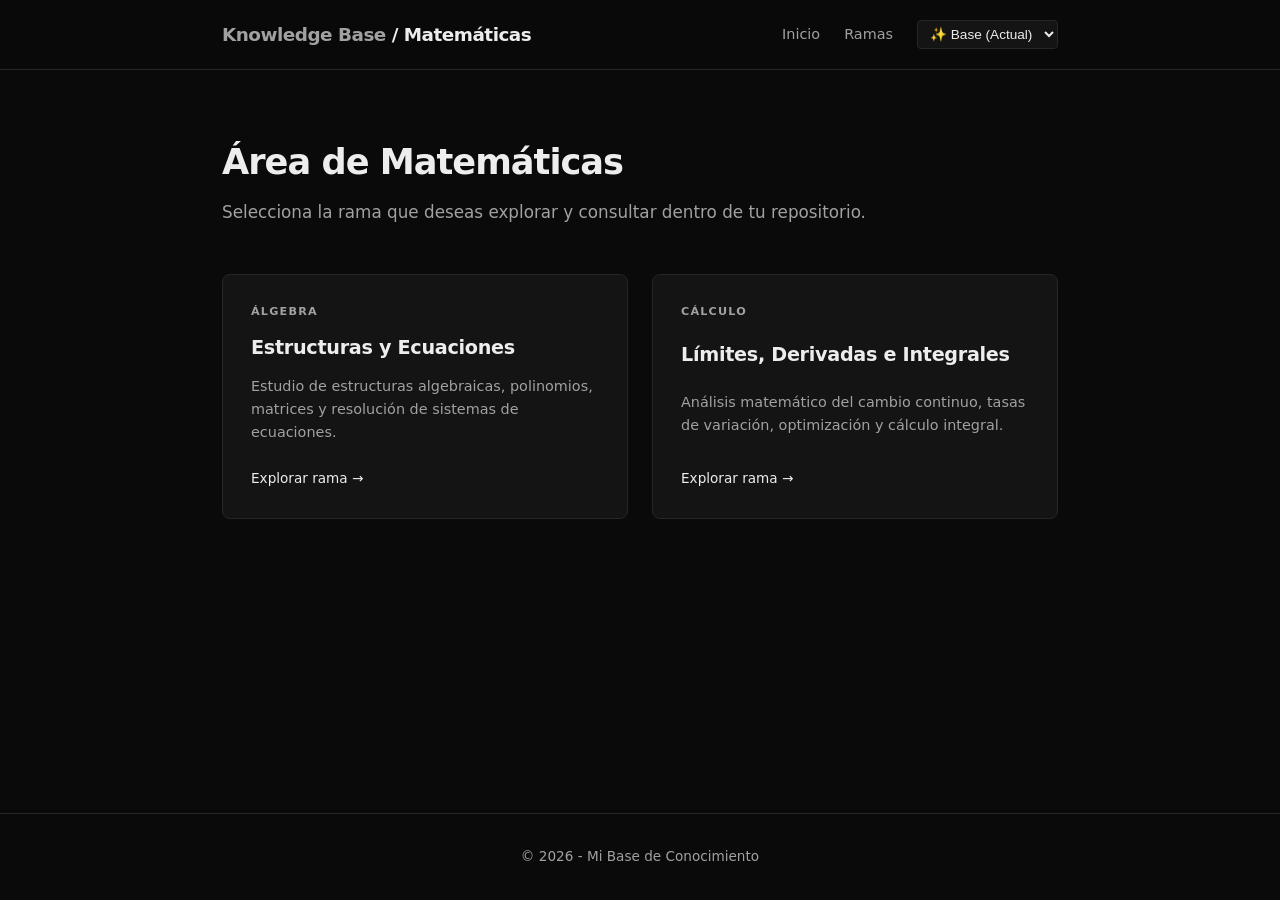
<file: Matematicas.html>
<!DOCTYPE html>
<html lang="es">
<head>
    <meta charset="UTF-8">
    <meta name="viewport" content="width=device-width, initial-scale=1.0">
    <title>Matemáticas - Base de Conocimiento</title>
    
    <!-- Script para el manejo del cambio de temas -->
    <script>
        function cambiarTema(tema) {
            document.documentElement.classList.remove('theme-fallout', 'theme-cyberpunk');
            if (tema !== 'default') {
                document.documentElement.classList.add('theme-' + tema);
            }
            localStorage.setItem('user-theme', tema);
        }
        
        (function() {
            const temaGuardado = localStorage.getItem('user-theme') || 'default';
            if (temaGuardado !== 'default') {
                document.documentElement.classList.add('theme-' + temaGuardado);
            }
            window.addEventListener('DOMContentLoaded', () => {
                const selector = document.getElementById('theme-selector');
                if (selector) selector.value = temaGuardado;
            });
        })();
    </script>

    <style>
        /* Variables y Configuración Global (Base + Temas) */
        :root {
            --bg-color: #0a0a0a;
            --card-bg: #141414;
            --text-primary: #ededed;
            --text-secondary: #a1a1a1;
            --border-color: #262626;
            --font-sans: system-ui, -apple-system, BlinkMacSystemFont, 'Segoe UI', Roboto, Oxygen, Ubuntu, Cantarell, sans-serif;
            --accent-hover: #404040;
        }

        html.theme-fallout {
            --bg-color: #050f05;
            --card-bg: #0c1c0c;
            --text-primary: #33ff33;
            --text-secondary: #1ea746;
            --border-color: #1b4d1b;
            --accent-hover: #22c55e;
        }

        html.theme-cyberpunk {
            --bg-color: #080314;
            --card-bg: #14082c;
            --text-primary: #00f0ff;
            --text-secondary: #c77dff;
            --border-color: #ff007f;
            --accent-hover: #ff007f;
        }

        * {
            margin: 0;
            padding: 0;
            box-sizing: border-box;
        }

        body {
            background-color: var(--bg-color);
            color: var(--text-primary);
            font-family: var(--font-sans);
            line-height: 1.6;
            display: flex;
            flex-direction: column;
            min-height: 100vh;
        }

        /* Contenedor principal */
        .container {
            width: 100%;
            max-width: 900px;
            margin: 0 auto;
            padding: 0 2rem;
        }

        /* Cabecera */
        .site-header {
            border-bottom: 1px solid var(--border-color);
            padding: 1.25rem 0;
            background-color: rgba(10, 10, 10, 0.85);
            backdrop-filter: blur(8px);
            position: sticky;
            top: 0;
            z-index: 10;
        }

        .site-header .container {
            display: flex;
            justify-content: space-between;
            align-items: center;
            flex-wrap: wrap;
            gap: 1rem;
        }

        .logo {
            font-size: 1.15rem;
            font-weight: 600;
            letter-spacing: -0.5px;
            color: var(--text-primary);
        }

        .logo a {
            color: var(--text-secondary);
            text-decoration: none;
            transition: color 0.2s ease;
        }

        .logo a:hover {
            color: var(--text-primary);
        }

        .nav-links {
            display: flex;
            gap: 1.5rem;
            align-items: center;
            flex-wrap: wrap;
        }

        .nav-links a {
            color: var(--text-secondary);
            text-decoration: none;
            font-size: 0.9rem;
            transition: color 0.2s ease;
        }

        .nav-links a:hover {
            color: var(--text-primary);
        }

        /* Selector de temas personalizado */
        .select-custom {
            background: var(--card-bg);
            color: var(--text-primary);
            border: 1px solid var(--border-color);
            padding: 0.3rem 0.5rem;
            border-radius: 4px;
            font-size: 0.85rem;
            cursor: pointer;
        }

        /* Contenido Principal */
        .main-content {
            flex: 1;
            padding-top: 4rem;
            padding-bottom: 4rem;
        }

        .hero {
            margin-bottom: 3rem;
        }

        .hero h2 {
            font-size: 2.2rem;
            font-weight: 700;
            letter-spacing: -1px;
            margin-bottom: 0.5rem;
        }

        .hero p {
            color: var(--text-secondary);
            font-size: 1.05rem;
        }

        /* Cuadrícula de Opciones */
        .knowledge-grid {
            display: grid;
            grid-template-columns: repeat(auto-fill, minmax(280px, 1fr));
            gap: 1.5rem;
        }

        .card-link {
            text-decoration: none;
            color: inherit;
            display: block;
        }

        .card {
            background-color: var(--card-bg);
            border: 1px solid var(--border-color);
            border-radius: 8px;
            padding: 1.75rem;
            display: flex;
            flex-direction: column;
            justify-content: space-between;
            height: 100%;
            transition: border-color 0.2s ease, transform 0.2s ease;
        }

        .card:hover {
            border-color: var(--accent-hover);
            transform: translateY(-2px);
        }

        .tag {
            font-size: 0.7rem;
            text-transform: uppercase;
            letter-spacing: 1.2px;
            color: var(--text-secondary);
            margin-bottom: 0.75rem;
            font-weight: 600;
        }

        .card h3 {
            font-size: 1.2rem;
            font-weight: 600;
            margin-bottom: 0.75rem;
            letter-spacing: -0.3px;
        }

        .card p {
            color: var(--text-secondary);
            font-size: 0.9rem;
            margin-bottom: 1.5rem;
        }

        .action {
            font-size: 0.85rem;
            color: var(--text-primary);
            font-weight: 500;
        }

        /* Pie de página */
        .site-footer {
            border-top: 1px solid var(--border-color);
            padding: 2rem 0;
            text-align: center;
            color: var(--text-secondary);
            font-size: 0.85rem;
        }
    </style>
</head>
<body>
    <!-- Cabecera -->
    <header class="site-header">
        <div class="container">
            <h1 class="logo"><a href="index.html">Knowledge Base</a> / Matemáticas</h1>
            <nav class="nav-links">
                <a href="index.html">Inicio</a>
                <a href="#ramas">Ramas</a>

                <!-- Selector de Temas -->
                <select id="theme-selector" onchange="cambiarTema(this.value)" class="select-custom">
                    <option value="default">✨ Base (Actual)</option>
                    <option value="fallout">🟢 Fallout</option>
                    <option value="cyberpunk">🟣 Cyberpunk</option>
                </select>
            </nav>
        </div>
    </header>

    <!-- Contenido Principal -->
    <main class="main-content container">
        <section class="hero">
            <h2>Área de Matemáticas</h2>
            <p>Selecciona la rama que deseas explorar y consultar dentro de tu repositorio.</p>
        </section>

        <!-- Cuadrícula de Elección: Álgebra o Cálculo -->
        <section id="ramas" class="knowledge-grid">
            <a href="algebra.html" class="card-link">
                <article class="card">
                    <span class="tag">Álgebra</span>
                    <h3>Estructuras y Ecuaciones</h3>
                    <p>Estudio de estructuras algebraicas, polinomios, matrices y resolución de sistemas de ecuaciones.</p>
                    <span class="action">Explorar rama &rarr;</span>
                </article>
            </a>

            <a href="calculo.html" class="card-link">
                <article class="card">
                    <span class="tag">Cálculo</span>
                    <h3>Límites, Derivadas e Integrales</h3>
                    <p>Análisis matemático del cambio continuo, tasas de variación, optimización y cálculo integral.</p>
                    <span class="action">Explorar rama &rarr;</span>
                </article>
            </a>
        </section>
    </main>

    <!-- Pie de página -->
    <footer class="site-footer">
        <div class="container">
            <p>&copy; 2026 - Mi Base de Conocimiento</p>
        </div>
    </footer>
</body>
</html>
</file>
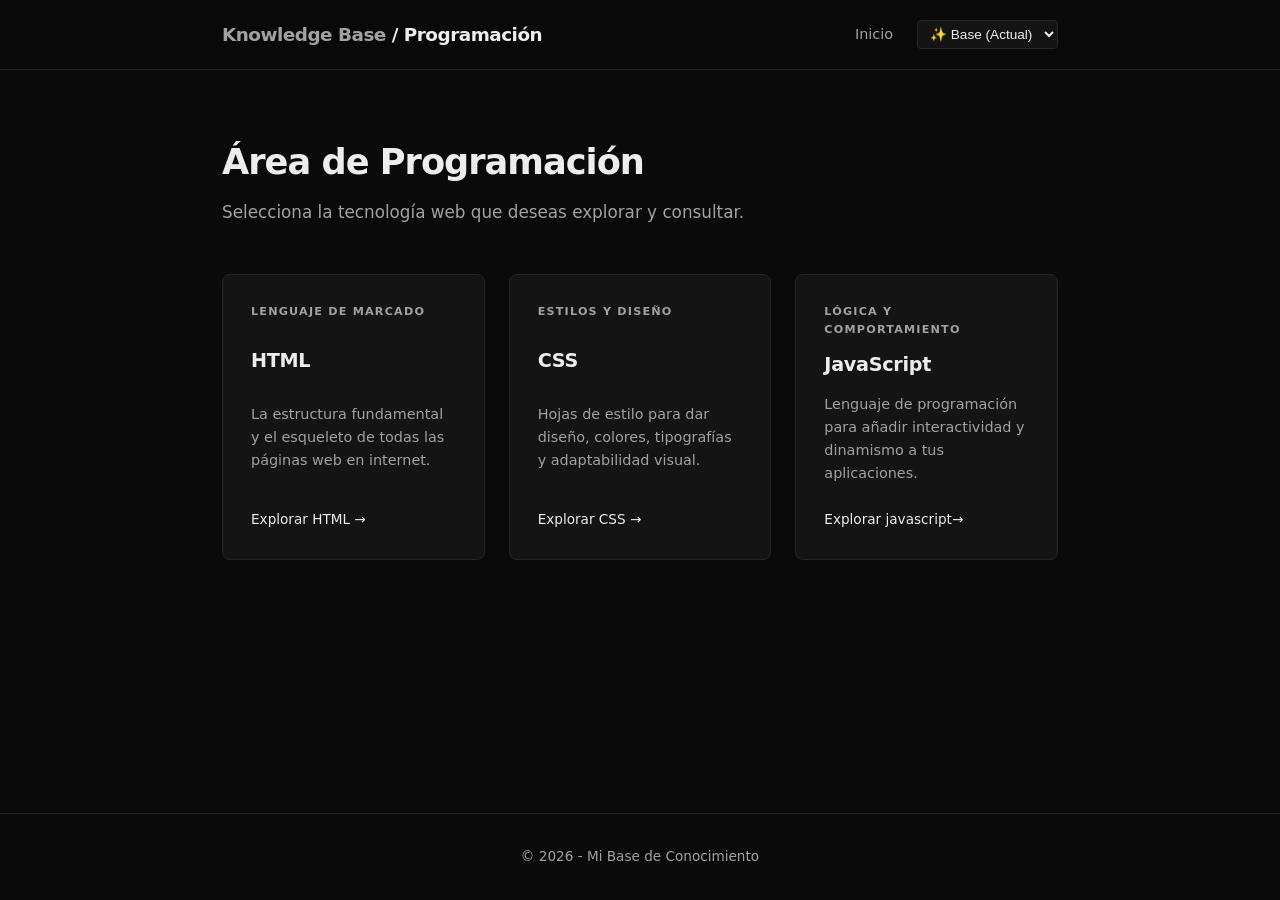
<file: prog.html>
<!DOCTYPE html>
<html lang="es">
<head>
    <meta charset="UTF-8">
    <meta name="viewport" content="width=device-width, initial-scale=1.0">
    <title>Programación - Mi Base de Conocimiento</title>
    <script>
        function cambiarTema(tema) {
            document.documentElement.classList.remove('theme-fallout', 'theme-cyberpunk');
            if (tema !== 'default') {
                document.documentElement.classList.add('theme-' + tema);
            }
            localStorage.setItem('user-theme', tema);
        }
        (function() {
            const temaGuardado = localStorage.getItem('user-theme') || 'default';
            if (temaGuardado !== 'default') {
                document.documentElement.classList.add('theme-' + temaGuardado);
            }
            window.addEventListener('DOMContentLoaded', () => {
                const selector = document.getElementById('theme-selector');
                if (selector) selector.value = temaGuardado;
            });
        })();
    </script>
    <style>
        :root {
            --bg-color: #0a0a0a;
            --card-bg: #141414;
            --text-primary: #ededed;
            --text-secondary: #a1a1a1;
            --border-color: #262626;
            --font-sans: system-ui, -apple-system, BlinkMacSystemFont, 'Segoe UI', Roboto, sans-serif;
        }
        html.theme-fallout {
            --bg-color: #050f05;
            --card-bg: #0c1c0c;
            --text-primary: #33ff33;
            --text-secondary: #1ea746;
            --border-color: #1b4d1b;
        }
        html.theme-cyberpunk {
            --bg-color: #080314;
            --card-bg: #14082c;
            --text-primary: #00f0ff;
            --text-secondary: #c77dff;
            --border-color: #ff007f;
        }
        * {
            margin: 0;
            padding: 0;
            box-sizing: border-box;
        }
        body {
            background-color: var(--bg-color);
            color: var(--text-primary);
            font-family: var(--font-sans);
            line-height: 1.6;
            display: flex;
            flex-direction: column;
            min-height: 100vh;
        }
        .container {
            width: 100%;
            max-width: 900px;
            margin: 0 auto;
            padding: 0 2rem;
        }
        .site-header {
            border-bottom: 1px solid var(--border-color);
            padding: 1.25rem 0;
            background-color: rgba(10, 10, 10, 0.85);
            backdrop-filter: blur(8px);
            position: sticky;
            top: 0;
            z-index: 10;
        }
        .site-header .container {
            display: flex;
            justify-content: space-between;
            align-items: center;
        }
        .logo {
            font-size: 1.15rem;
            font-weight: 600;
            letter-spacing: -0.5px;
        }
        .logo a {
            color: var(--text-secondary);
            text-decoration: none;
            transition: color 0.2s ease;
        }
        .logo a:hover {
            color: var(--text-primary);
        }
        .nav-links {
            display: flex;
            gap: 1.5rem;
            align-items: center;
        }
        .nav-links a {
            color: var(--text-secondary);
            text-decoration: none;
            font-size: 0.9rem;
            transition: color 0.2s ease;
        }
        .nav-links a:hover {
            color: var(--text-primary);
        }
        .main-content {
            flex: 1;
            padding-top: 4rem;
            padding-bottom: 4rem;
        }
        .hero {
            margin-bottom: 3rem;
        }
        .hero h2 {
            font-size: 2.2rem;
            font-weight: 700;
            letter-spacing: -1px;
            margin-bottom: 0.5rem;
        }
        .hero p {
            color: var(--text-secondary);
            font-size: 1.05rem;
        }
        .knowledge-grid {
            display: grid;
            grid-template-columns: repeat(auto-fill, minmax(260px, 1fr));
            gap: 1.5rem;
        }
        .card-link {
            text-decoration: none;
            color: inherit;
            display: block;
        }
        .card {
            background-color: var(--card-bg);
            border: 1px solid var(--border-color);
            border-radius: 8px;
            padding: 1.75rem;
            display: flex;
            flex-direction: column;
            justify-content: space-between;
            height: 100%;
            transition: border-color 0.2s ease, transform 0.2s ease;
        }
        .card:hover {
            border-color: #404040;
            transform: translateY(-2px);
        }
        .tag {
            font-size: 0.7rem;
            text-transform: uppercase;
            letter-spacing: 1.2px;
            color: var(--text-secondary);
            margin-bottom: 0.75rem;
            font-weight: 600;
        }
        .card h3 {
            font-size: 1.2rem;
            font-weight: 600;
            margin-bottom: 0.75rem;
            letter-spacing: -0.3px;
        }
        .card p {
            color: var(--text-secondary);
            font-size: 0.9rem;
            margin-bottom: 1.5rem;
        }
        .action {
            font-size: 0.85rem;
            color: var(--text-primary);
            font-weight: 500;
        }
        .site-footer {
            border-top: 1px solid var(--border-color);
            padding: 2rem 0;
            text-align: center;
            color: var(--text-secondary);
            font-size: 0.85rem;
        }
    </style>
</head>
<body>
    <header class="site-header">
        <div class="container">
            <h1 class="logo"><a href="index.html">Knowledge Base</a> / Programación</h1>
            <nav class="nav-links">
                <a href="index.html">Inicio</a>
                <select id="theme-selector" onchange="cambiarTema(this.value)" style="background: var(--card-bg); color: var(--text-primary); border: 1px solid var(--border-color); padding: 0.3rem 0.5rem; border-radius: 4px; font-size: 0.85rem; cursor: pointer;">
                    <option value="default">✨ Base (Actual)</option>
                    <option value="fallout">🟢 Fallout</option>
                    <option value="cyberpunk">🟣 Cyberpunk</option>
                </select>
            </nav>
        </div>
    </header>

    <main class="main-content container">
        <section class="hero">
            <h2>Área de Programación</h2>
            <p>Selecciona la tecnología web que deseas explorar y consultar.</p>
        </section>

        <section class="knowledge-grid">
            <a href="html.html" class="card-link">
                <article class="card">
                    <span class="tag">Lenguaje de Marcado</span>
                    <h3>HTML</h3>
                    <p>La estructura fundamental y el esqueleto de todas las páginas web en internet.</p>
                    <span class="action">Explorar HTML &rarr;</span>
                </article>
            </a>

            <a href="css.html" class="card-link">
                <article class="card">
                    <span class="tag">Estilos y Diseño</span>
                    <h3>CSS</h3>
                    <p>Hojas de estilo para dar diseño, colores, tipografías y adaptabilidad visual.</p>
                    <span class="action">Explorar CSS &rarr;</span>
                </article>
            </a>

            <a href="javascript.html" class="card-link">
                <article class="card">
                    <span class="tag">Lógica y Comportamiento</span>
                    <h3>JavaScript</h3>
                    <p>Lenguaje de programación para añadir interactividad y dinamismo a tus aplicaciones.</p>
                    <span class="action">Explorar javascript&rarr;</span>
                </article>
            </a>
        </section>
    </main>

    <footer class="site-footer">
        <div class="container">
            <p>&copy; 2026 - Mi Base de Conocimiento</p>
        </div>
    </footer>
</body>
</html>
</file>
